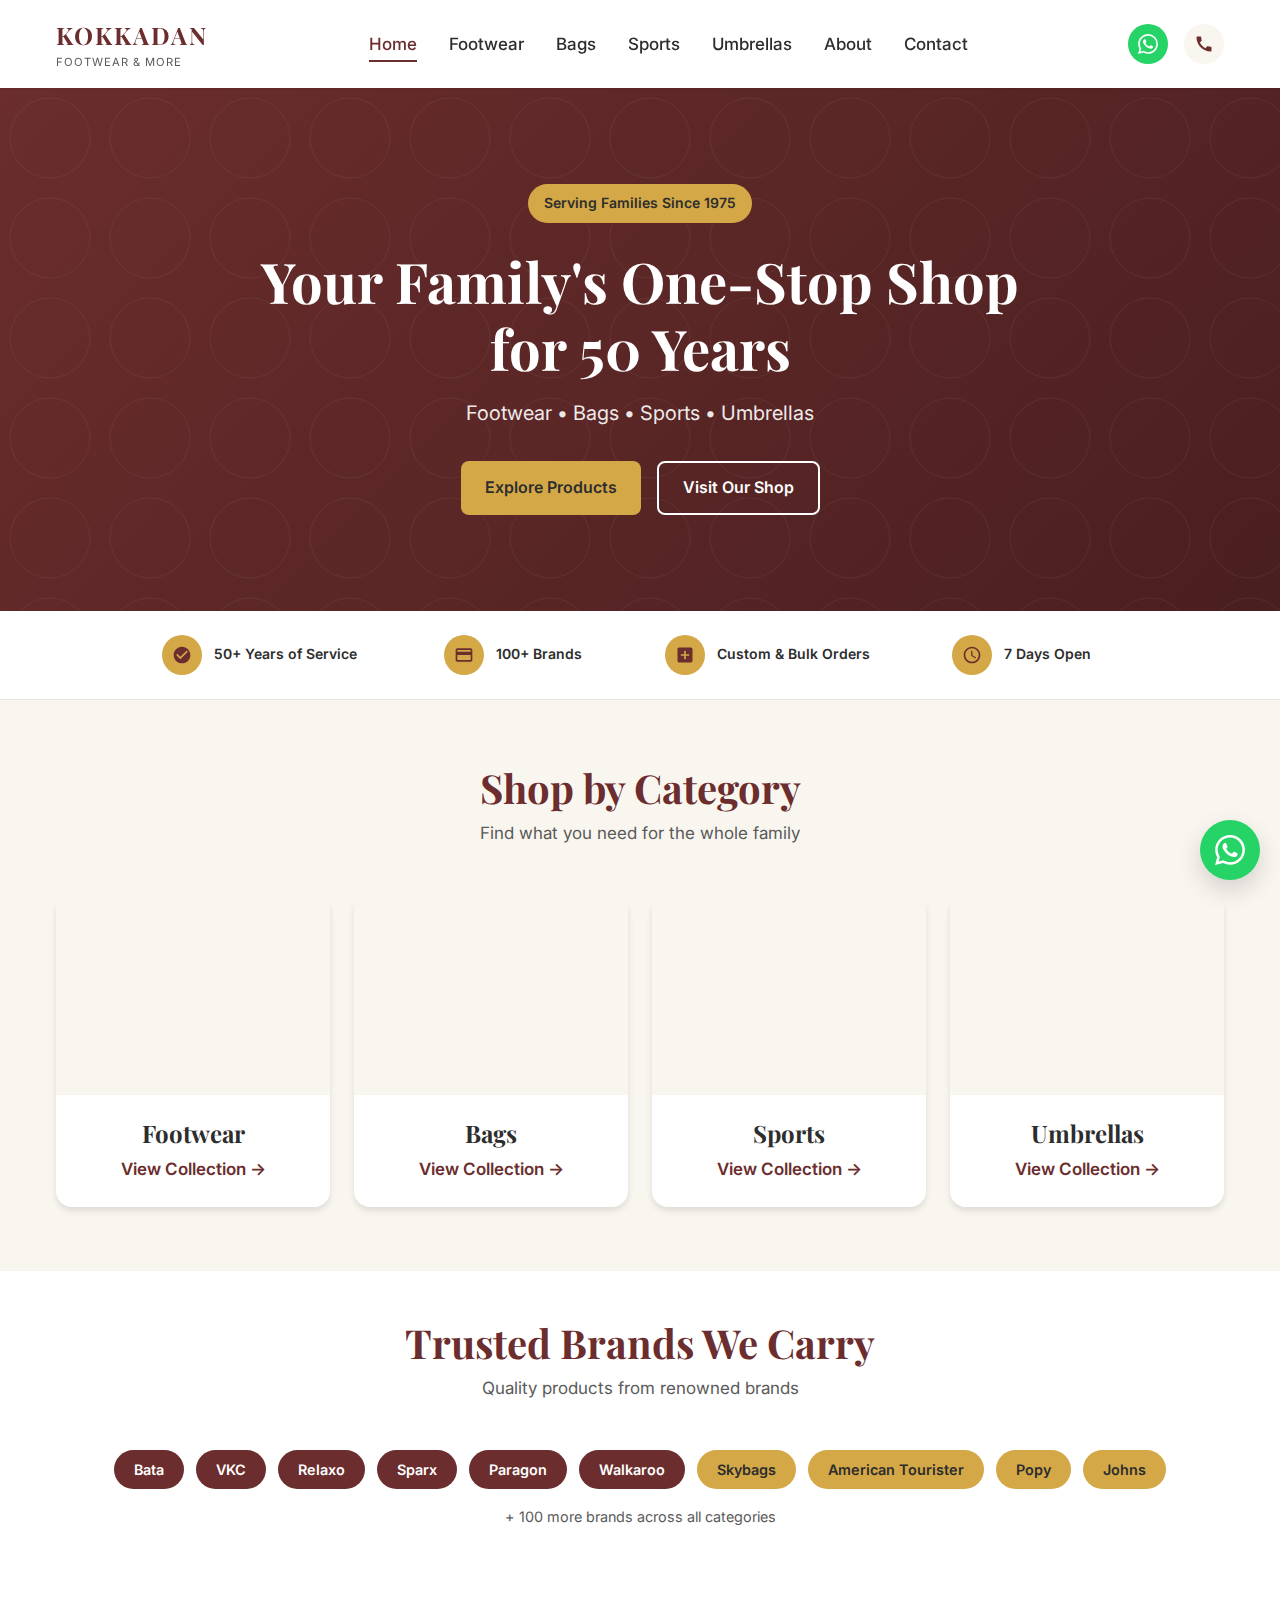
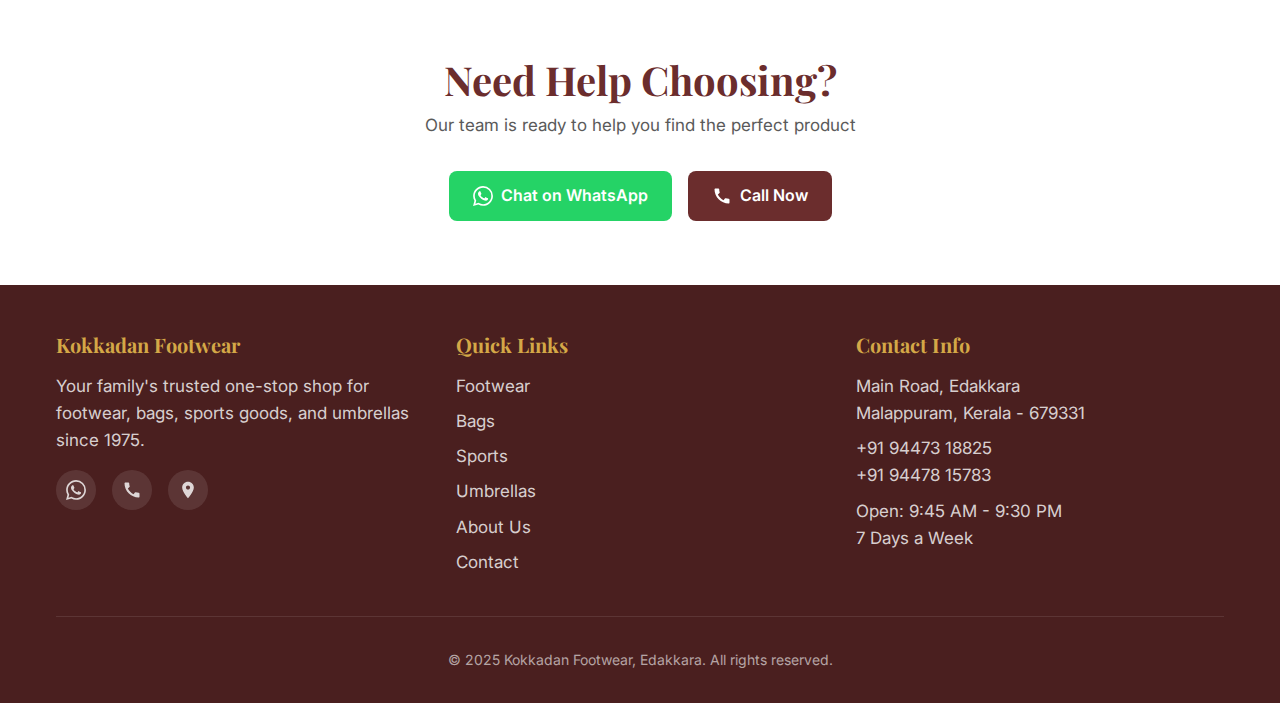
<file: index.html>
<!DOCTYPE html>
<html lang="en">
<head>
  <meta charset="UTF-8">
  <meta name="viewport" content="width=device-width, initial-scale=1.0">
  <meta name="description" content="Kokkadan Footwear - Your family's one-stop shop for footwear, bags, sports goods & umbrellas in Edakkara, Malappuram. Serving families since 1975.">
  <meta name="keywords" content="footwear shop, shoes, bags, sports goods, umbrellas, Edakkara, Malappuram, Kerala">
  <title>Kokkadan Footwear | Footwear, Bags & Sports - Edakkara</title>

  <!-- Google Fonts -->
  <link rel="preconnect" href="https://fonts.googleapis.com">
  <link rel="preconnect" href="https://fonts.gstatic.com" crossorigin>
  <link href="https://fonts.googleapis.com/css2?family=Inter:wght@400;500;600;700&family=Playfair+Display:wght@600;700&display=swap" rel="stylesheet">

  <!-- Stylesheet -->
  <link rel="stylesheet" href="css/styles.css">
</head>
<body>
  <!-- Header -->
  <header class="header">
    <div class="header-container">
      <a href="index.html" class="logo">
        <span class="logo-text">KOKKADAN</span>
        <span class="logo-tagline">Footwear & More</span>
      </a>

      <nav class="nav">
        <ul class="nav-list">
          <li><a href="index.html" class="nav-link active">Home</a></li>
          <li><a href="footwear.html" class="nav-link">Footwear</a></li>
          <li><a href="bags.html" class="nav-link">Bags</a></li>
          <li><a href="sports.html" class="nav-link">Sports</a></li>
          <li><a href="umbrellas.html" class="nav-link">Umbrellas</a></li>
          <li><a href="about.html" class="nav-link">About</a></li>
          <li><a href="contact.html" class="nav-link">Contact</a></li>
        </ul>
      </nav>

      <div class="header-actions">
        <a href="https://wa.me/919447318825?text=Hi,%20I'm%20interested%20in%20products%20at%20Kokkadan%20Footwear." class="header-icon whatsapp" title="WhatsApp">
          <svg width="20" height="20" viewBox="0 0 24 24" fill="currentColor">
            <path d="M17.472 14.382c-.297-.149-1.758-.867-2.03-.967-.273-.099-.471-.148-.67.15-.197.297-.767.966-.94 1.164-.173.199-.347.223-.644.075-.297-.15-1.255-.463-2.39-1.475-.883-.788-1.48-1.761-1.653-2.059-.173-.297-.018-.458.13-.606.134-.133.298-.347.446-.52.149-.174.198-.298.298-.497.099-.198.05-.371-.025-.52-.075-.149-.669-1.612-.916-2.207-.242-.579-.487-.5-.669-.51-.173-.008-.371-.01-.57-.01-.198 0-.52.074-.792.372-.272.297-1.04 1.016-1.04 2.479 0 1.462 1.065 2.875 1.213 3.074.149.198 2.096 3.2 5.077 4.487.709.306 1.262.489 1.694.625.712.227 1.36.195 1.871.118.571-.085 1.758-.719 2.006-1.413.248-.694.248-1.289.173-1.413-.074-.124-.272-.198-.57-.347m-5.421 7.403h-.004a9.87 9.87 0 01-5.031-1.378l-.361-.214-3.741.982.998-3.648-.235-.374a9.86 9.86 0 01-1.51-5.26c.001-5.45 4.436-9.884 9.888-9.884 2.64 0 5.122 1.03 6.988 2.898a9.825 9.825 0 012.893 6.994c-.003 5.45-4.437 9.884-9.885 9.884m8.413-18.297A11.815 11.815 0 0012.05 0C5.495 0 .16 5.335.157 11.892c0 2.096.547 4.142 1.588 5.945L.057 24l6.305-1.654a11.882 11.882 0 005.683 1.448h.005c6.554 0 11.89-5.335 11.893-11.893a11.821 11.821 0 00-3.48-8.413z"/>
          </svg>
        </a>
        <a href="tel:+919447318825" class="header-icon" title="Call Us">
          <svg width="20" height="20" viewBox="0 0 24 24" fill="currentColor">
            <path d="M20.01 15.38c-1.23 0-2.42-.2-3.53-.56a.977.977 0 00-1.01.24l-1.57 1.97c-2.83-1.35-5.48-3.9-6.89-6.83l1.95-1.66c.27-.28.35-.67.24-1.02-.37-1.11-.56-2.3-.56-3.53 0-.54-.45-.99-.99-.99H4.19C3.65 3 3 3.24 3 3.99 3 13.28 10.73 21 20.01 21c.71 0 .99-.63.99-1.18v-3.45c0-.54-.45-.99-.99-.99z"/>
          </svg>
        </a>
        <button class="menu-toggle" id="menuToggle" aria-label="Toggle menu">
          <span></span>
          <span></span>
          <span></span>
        </button>
      </div>
    </div>

    <!-- Mobile Navigation -->
    <nav class="mobile-nav" id="mobileNav">
      <ul class="mobile-nav-list">
        <li><a href="index.html" class="mobile-nav-link">Home</a></li>
        <li><a href="footwear.html" class="mobile-nav-link">Footwear</a></li>
        <li><a href="bags.html" class="mobile-nav-link">Bags</a></li>
        <li><a href="sports.html" class="mobile-nav-link">Sports</a></li>
        <li><a href="umbrellas.html" class="mobile-nav-link">Umbrellas</a></li>
        <li><a href="about.html" class="mobile-nav-link">About</a></li>
        <li><a href="contact.html" class="mobile-nav-link">Contact</a></li>
      </ul>
    </nav>
  </header>

  <!-- Hero Section -->
  <section class="hero">
    <div class="hero-content">
      <span class="hero-badge">Serving Families Since 1975</span>
      <h1>Your Family's One-Stop Shop for 50 Years</h1>
      <p class="hero-subtitle">Footwear &bull; Bags &bull; Sports &bull; Umbrellas</p>
      <div class="hero-buttons">
        <a href="#categories" class="btn btn-secondary">Explore Products</a>
        <a href="https://maps.app.goo.gl/PQjQ9SmFEATnNDn39" target="_blank" class="btn btn-outline" style="border-color: white; color: white;">Visit Our Shop</a>
      </div>
    </div>
  </section>

  <!-- Trust Bar -->
  <section class="trust-bar">
    <div class="trust-items">
      <div class="trust-item">
        <div class="trust-icon">
          <svg width="20" height="20" viewBox="0 0 24 24" fill="currentColor">
            <path d="M12 2C6.48 2 2 6.48 2 12s4.48 10 10 10 10-4.48 10-10S17.52 2 12 2zm-2 15l-5-5 1.41-1.41L10 14.17l7.59-7.59L19 8l-9 9z"/>
          </svg>
        </div>
        <span class="trust-text">50+ Years of Service</span>
      </div>
      <div class="trust-item">
        <div class="trust-icon">
          <svg width="20" height="20" viewBox="0 0 24 24" fill="currentColor">
            <path d="M20 4H4c-1.11 0-1.99.89-1.99 2L2 18c0 1.11.89 2 2 2h16c1.11 0 2-.89 2-2V6c0-1.11-.89-2-2-2zm0 14H4v-6h16v6zm0-10H4V6h16v2z"/>
          </svg>
        </div>
        <span class="trust-text">100+ Brands</span>
      </div>
      <div class="trust-item">
        <div class="trust-icon">
          <svg width="20" height="20" viewBox="0 0 24 24" fill="currentColor">
            <path d="M19 3H5c-1.11 0-2 .9-2 2v14c0 1.1.89 2 2 2h14c1.1 0 2-.9 2-2V5c0-1.1-.9-2-2-2zm-2 10h-4v4h-2v-4H7v-2h4V7h2v4h4v2z"/>
          </svg>
        </div>
        <span class="trust-text">Custom & Bulk Orders</span>
      </div>
      <div class="trust-item">
        <div class="trust-icon">
          <svg width="20" height="20" viewBox="0 0 24 24" fill="currentColor">
            <path d="M11.99 2C6.47 2 2 6.48 2 12s4.47 10 9.99 10C17.52 22 22 17.52 22 12S17.52 2 11.99 2zM12 20c-4.42 0-8-3.58-8-8s3.58-8 8-8 8 3.58 8 8-3.58 8-8 8zm.5-13H11v6l5.25 3.15.75-1.23-4.5-2.67z"/>
          </svg>
        </div>
        <span class="trust-text">7 Days Open</span>
      </div>
    </div>
  </section>

  <!-- Categories Section -->
  <section class="section" id="categories">
    <div class="container">
      <div class="section-header">
        <h2 class="section-title">Shop by Category</h2>
        <p class="section-subtitle">Find what you need for the whole family</p>
      </div>

      <div class="categories-grid">
        <a href="footwear.html" class="category-card">
          <div class="category-image" style="background-image: url('https://images.unsplash.com/photo-1542291026-7eec264c27ff?w=400&h=300&fit=crop');"></div>
          <div class="category-content">
            <h3 class="category-title">Footwear</h3>
            <span class="category-link">View Collection &rarr;</span>
          </div>
        </a>

        <a href="bags.html" class="category-card">
          <div class="category-image" style="background-image: url('https://images.unsplash.com/photo-1553062407-98eeb64c6a62?w=400&h=300&fit=crop');"></div>
          <div class="category-content">
            <h3 class="category-title">Bags</h3>
            <span class="category-link">View Collection &rarr;</span>
          </div>
        </a>

        <a href="sports.html" class="category-card">
          <div class="category-image" style="background-image: url('https://images.unsplash.com/photo-1579952363873-27f3bade9f55?w=400&h=300&fit=crop');"></div>
          <div class="category-content">
            <h3 class="category-title">Sports</h3>
            <span class="category-link">View Collection &rarr;</span>
          </div>
        </a>

        <a href="umbrellas.html" class="category-card">
          <div class="category-image" style="background-image: url('https://images.unsplash.com/photo-1534309466160-70b22cc6252c?w=400&h=300&fit=crop');"></div>
          <div class="category-content">
            <h3 class="category-title">Umbrellas</h3>
            <span class="category-link">View Collection &rarr;</span>
          </div>
        </a>
      </div>
    </div>
  </section>

  <!-- Brands Section -->
  <section class="brands-section">
    <div class="container">
      <div class="section-header">
        <h2 class="section-title">Trusted Brands We Carry</h2>
        <p class="section-subtitle">Quality products from renowned brands</p>
      </div>

      <div style="display: flex; flex-wrap: wrap; justify-content: center; gap: 0.75rem; margin: 1rem 0;">
        <span style="background: var(--color-primary); color: white; padding: 0.5rem 1.25rem; border-radius: 50px; font-weight: 600; font-size: 0.9rem;">Bata</span>
        <span style="background: var(--color-primary); color: white; padding: 0.5rem 1.25rem; border-radius: 50px; font-weight: 600; font-size: 0.9rem;">VKC</span>
        <span style="background: var(--color-primary); color: white; padding: 0.5rem 1.25rem; border-radius: 50px; font-weight: 600; font-size: 0.9rem;">Relaxo</span>
        <span style="background: var(--color-primary); color: white; padding: 0.5rem 1.25rem; border-radius: 50px; font-weight: 600; font-size: 0.9rem;">Sparx</span>
        <span style="background: var(--color-primary); color: white; padding: 0.5rem 1.25rem; border-radius: 50px; font-weight: 600; font-size: 0.9rem;">Paragon</span>
        <span style="background: var(--color-primary); color: white; padding: 0.5rem 1.25rem; border-radius: 50px; font-weight: 600; font-size: 0.9rem;">Walkaroo</span>
        <span style="background: var(--color-secondary); color: var(--color-text); padding: 0.5rem 1.25rem; border-radius: 50px; font-weight: 600; font-size: 0.9rem;">Skybags</span>
        <span style="background: var(--color-secondary); color: var(--color-text); padding: 0.5rem 1.25rem; border-radius: 50px; font-weight: 600; font-size: 0.9rem;">American Tourister</span>
        <span style="background: var(--color-secondary); color: var(--color-text); padding: 0.5rem 1.25rem; border-radius: 50px; font-weight: 600; font-size: 0.9rem;">Popy</span>
        <span style="background: var(--color-secondary); color: var(--color-text); padding: 0.5rem 1.25rem; border-radius: 50px; font-weight: 600; font-size: 0.9rem;">Johns</span>
      </div>
      <p class="text-center" style="color: var(--color-text-light); font-size: 0.9rem;">+ 100 more brands across all categories</p>
    </div>
  </section>

  <!-- CTA Section -->
  <section class="section bg-white">
    <div class="container text-center">
      <h2 class="section-title">Need Help Choosing?</h2>
      <p class="section-subtitle mb-2">Our team is ready to help you find the perfect product</p>
      <div class="hero-buttons" style="justify-content: center;">
        <a href="https://wa.me/919447318825?text=Hi,%20I%20need%20help%20choosing%20products%20at%20Kokkadan%20Footwear." class="btn btn-whatsapp">
          <svg width="20" height="20" viewBox="0 0 24 24" fill="currentColor">
            <path d="M17.472 14.382c-.297-.149-1.758-.867-2.03-.967-.273-.099-.471-.148-.67.15-.197.297-.767.966-.94 1.164-.173.199-.347.223-.644.075-.297-.15-1.255-.463-2.39-1.475-.883-.788-1.48-1.761-1.653-2.059-.173-.297-.018-.458.13-.606.134-.133.298-.347.446-.52.149-.174.198-.298.298-.497.099-.198.05-.371-.025-.52-.075-.149-.669-1.612-.916-2.207-.242-.579-.487-.5-.669-.51-.173-.008-.371-.01-.57-.01-.198 0-.52.074-.792.372-.272.297-1.04 1.016-1.04 2.479 0 1.462 1.065 2.875 1.213 3.074.149.198 2.096 3.2 5.077 4.487.709.306 1.262.489 1.694.625.712.227 1.36.195 1.871.118.571-.085 1.758-.719 2.006-1.413.248-.694.248-1.289.173-1.413-.074-.124-.272-.198-.57-.347m-5.421 7.403h-.004a9.87 9.87 0 01-5.031-1.378l-.361-.214-3.741.982.998-3.648-.235-.374a9.86 9.86 0 01-1.51-5.26c.001-5.45 4.436-9.884 9.888-9.884 2.64 0 5.122 1.03 6.988 2.898a9.825 9.825 0 012.893 6.994c-.003 5.45-4.437 9.884-9.885 9.884m8.413-18.297A11.815 11.815 0 0012.05 0C5.495 0 .16 5.335.157 11.892c0 2.096.547 4.142 1.588 5.945L.057 24l6.305-1.654a11.882 11.882 0 005.683 1.448h.005c6.554 0 11.89-5.335 11.893-11.893a11.821 11.821 0 00-3.48-8.413z"/>
          </svg>
          Chat on WhatsApp
        </a>
        <a href="tel:+919447318825" class="btn btn-primary">
          <svg width="20" height="20" viewBox="0 0 24 24" fill="currentColor">
            <path d="M20.01 15.38c-1.23 0-2.42-.2-3.53-.56a.977.977 0 00-1.01.24l-1.57 1.97c-2.83-1.35-5.48-3.9-6.89-6.83l1.95-1.66c.27-.28.35-.67.24-1.02-.37-1.11-.56-2.3-.56-3.53 0-.54-.45-.99-.99-.99H4.19C3.65 3 3 3.24 3 3.99 3 13.28 10.73 21 20.01 21c.71 0 .99-.63.99-1.18v-3.45c0-.54-.45-.99-.99-.99z"/>
          </svg>
          Call Now
        </a>
      </div>
    </div>
  </section>

  <!-- Footer -->
  <footer class="footer">
    <div class="container">
      <div class="footer-content">
        <div class="footer-section">
          <h4>Kokkadan Footwear</h4>
          <p>Your family's trusted one-stop shop for footwear, bags, sports goods, and umbrellas since 1975.</p>
          <div class="footer-social">
            <a href="https://wa.me/919447318825" title="WhatsApp">
              <svg width="20" height="20" viewBox="0 0 24 24" fill="currentColor">
                <path d="M17.472 14.382c-.297-.149-1.758-.867-2.03-.967-.273-.099-.471-.148-.67.15-.197.297-.767.966-.94 1.164-.173.199-.347.223-.644.075-.297-.15-1.255-.463-2.39-1.475-.883-.788-1.48-1.761-1.653-2.059-.173-.297-.018-.458.13-.606.134-.133.298-.347.446-.52.149-.174.198-.298.298-.497.099-.198.05-.371-.025-.52-.075-.149-.669-1.612-.916-2.207-.242-.579-.487-.5-.669-.51-.173-.008-.371-.01-.57-.01-.198 0-.52.074-.792.372-.272.297-1.04 1.016-1.04 2.479 0 1.462 1.065 2.875 1.213 3.074.149.198 2.096 3.2 5.077 4.487.709.306 1.262.489 1.694.625.712.227 1.36.195 1.871.118.571-.085 1.758-.719 2.006-1.413.248-.694.248-1.289.173-1.413-.074-.124-.272-.198-.57-.347m-5.421 7.403h-.004a9.87 9.87 0 01-5.031-1.378l-.361-.214-3.741.982.998-3.648-.235-.374a9.86 9.86 0 01-1.51-5.26c.001-5.45 4.436-9.884 9.888-9.884 2.64 0 5.122 1.03 6.988 2.898a9.825 9.825 0 012.893 6.994c-.003 5.45-4.437 9.884-9.885 9.884m8.413-18.297A11.815 11.815 0 0012.05 0C5.495 0 .16 5.335.157 11.892c0 2.096.547 4.142 1.588 5.945L.057 24l6.305-1.654a11.882 11.882 0 005.683 1.448h.005c6.554 0 11.89-5.335 11.893-11.893a11.821 11.821 0 00-3.48-8.413z"/>
              </svg>
            </a>
            <a href="tel:+919447318825" title="Phone">
              <svg width="20" height="20" viewBox="0 0 24 24" fill="currentColor">
                <path d="M20.01 15.38c-1.23 0-2.42-.2-3.53-.56a.977.977 0 00-1.01.24l-1.57 1.97c-2.83-1.35-5.48-3.9-6.89-6.83l1.95-1.66c.27-.28.35-.67.24-1.02-.37-1.11-.56-2.3-.56-3.53 0-.54-.45-.99-.99-.99H4.19C3.65 3 3 3.24 3 3.99 3 13.28 10.73 21 20.01 21c.71 0 .99-.63.99-1.18v-3.45c0-.54-.45-.99-.99-.99z"/>
              </svg>
            </a>
            <a href="https://maps.app.goo.gl/PQjQ9SmFEATnNDn39" title="Location">
              <svg width="20" height="20" viewBox="0 0 24 24" fill="currentColor">
                <path d="M12 2C8.13 2 5 5.13 5 9c0 5.25 7 13 7 13s7-7.75 7-13c0-3.87-3.13-7-7-7zm0 9.5c-1.38 0-2.5-1.12-2.5-2.5s1.12-2.5 2.5-2.5 2.5 1.12 2.5 2.5-1.12 2.5-2.5 2.5z"/>
              </svg>
            </a>
          </div>
        </div>

        <div class="footer-section">
          <h4>Quick Links</h4>
          <ul>
            <li><a href="footwear.html">Footwear</a></li>
            <li><a href="bags.html">Bags</a></li>
            <li><a href="sports.html">Sports</a></li>
            <li><a href="umbrellas.html">Umbrellas</a></li>
            <li><a href="about.html">About Us</a></li>
            <li><a href="contact.html">Contact</a></li>
          </ul>
        </div>

        <div class="footer-section">
          <h4>Contact Info</h4>
          <p>Main Road, Edakkara<br>Malappuram, Kerala - 679331</p>
          <p>
            <a href="tel:+919447318825">+91 94473 18825</a><br>
            <a href="tel:+919447815783">+91 94478 15783</a>
          </p>
          <p>Open: 9:45 AM - 9:30 PM<br>7 Days a Week</p>
        </div>
      </div>

      <div class="footer-bottom">
        <p>&copy; 2025 Kokkadan Footwear, Edakkara. All rights reserved.</p>
      </div>
    </div>
  </footer>

  <!-- WhatsApp Float Button -->
  <a href="https://wa.me/919447318825?text=Hi,%20I'm%20interested%20in%20products%20at%20Kokkadan%20Footwear." class="whatsapp-float" title="Chat on WhatsApp">
    <svg width="30" height="30" viewBox="0 0 24 24" fill="currentColor">
      <path d="M17.472 14.382c-.297-.149-1.758-.867-2.03-.967-.273-.099-.471-.148-.67.15-.197.297-.767.966-.94 1.164-.173.199-.347.223-.644.075-.297-.15-1.255-.463-2.39-1.475-.883-.788-1.48-1.761-1.653-2.059-.173-.297-.018-.458.13-.606.134-.133.298-.347.446-.52.149-.174.198-.298.298-.497.099-.198.05-.371-.025-.52-.075-.149-.669-1.612-.916-2.207-.242-.579-.487-.5-.669-.51-.173-.008-.371-.01-.57-.01-.198 0-.52.074-.792.372-.272.297-1.04 1.016-1.04 2.479 0 1.462 1.065 2.875 1.213 3.074.149.198 2.096 3.2 5.077 4.487.709.306 1.262.489 1.694.625.712.227 1.36.195 1.871.118.571-.085 1.758-.719 2.006-1.413.248-.694.248-1.289.173-1.413-.074-.124-.272-.198-.57-.347m-5.421 7.403h-.004a9.87 9.87 0 01-5.031-1.378l-.361-.214-3.741.982.998-3.648-.235-.374a9.86 9.86 0 01-1.51-5.26c.001-5.45 4.436-9.884 9.888-9.884 2.64 0 5.122 1.03 6.988 2.898a9.825 9.825 0 012.893 6.994c-.003 5.45-4.437 9.884-9.885 9.884m8.413-18.297A11.815 11.815 0 0012.05 0C5.495 0 .16 5.335.157 11.892c0 2.096.547 4.142 1.588 5.945L.057 24l6.305-1.654a11.882 11.882 0 005.683 1.448h.005c6.554 0 11.89-5.335 11.893-11.893a11.821 11.821 0 00-3.48-8.413z"/>
    </svg>
  </a>

  <!-- JavaScript -->
  <script src="js/main.js"></script>
</body>
</html>
</file>
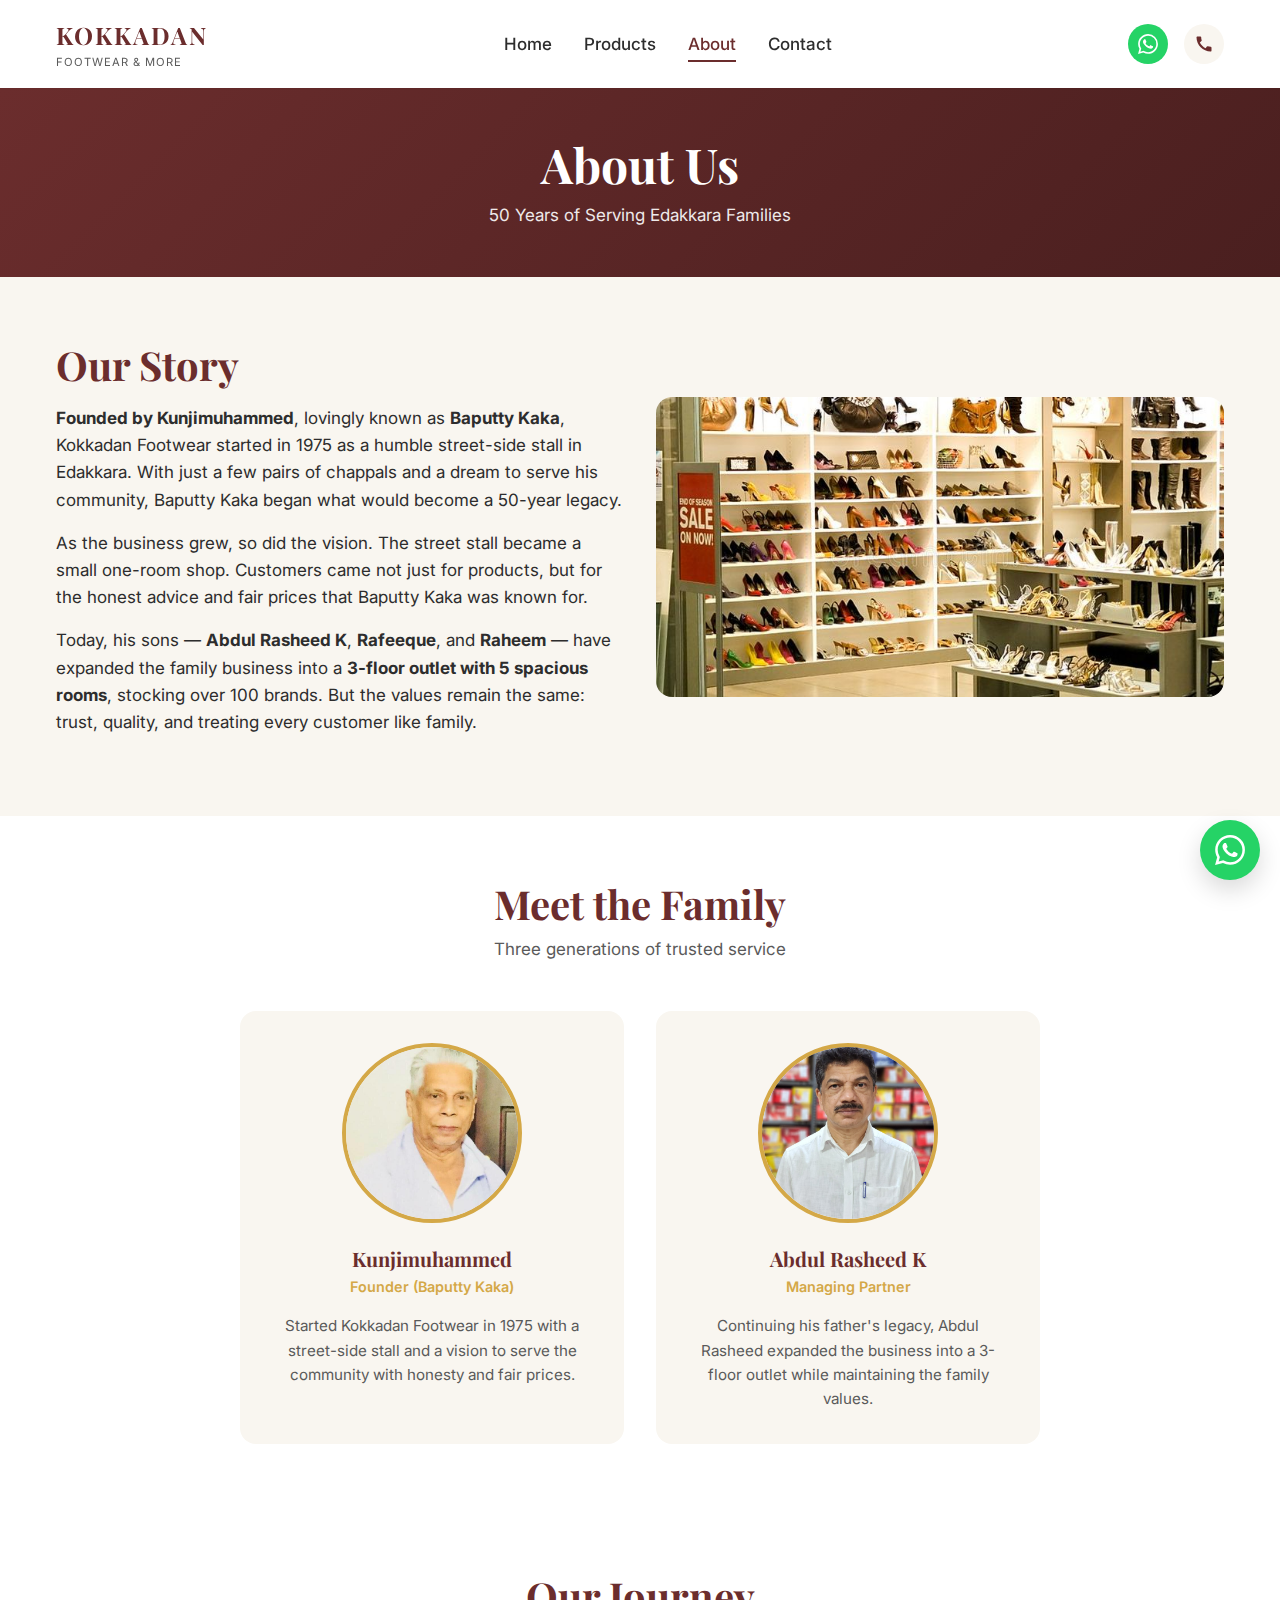
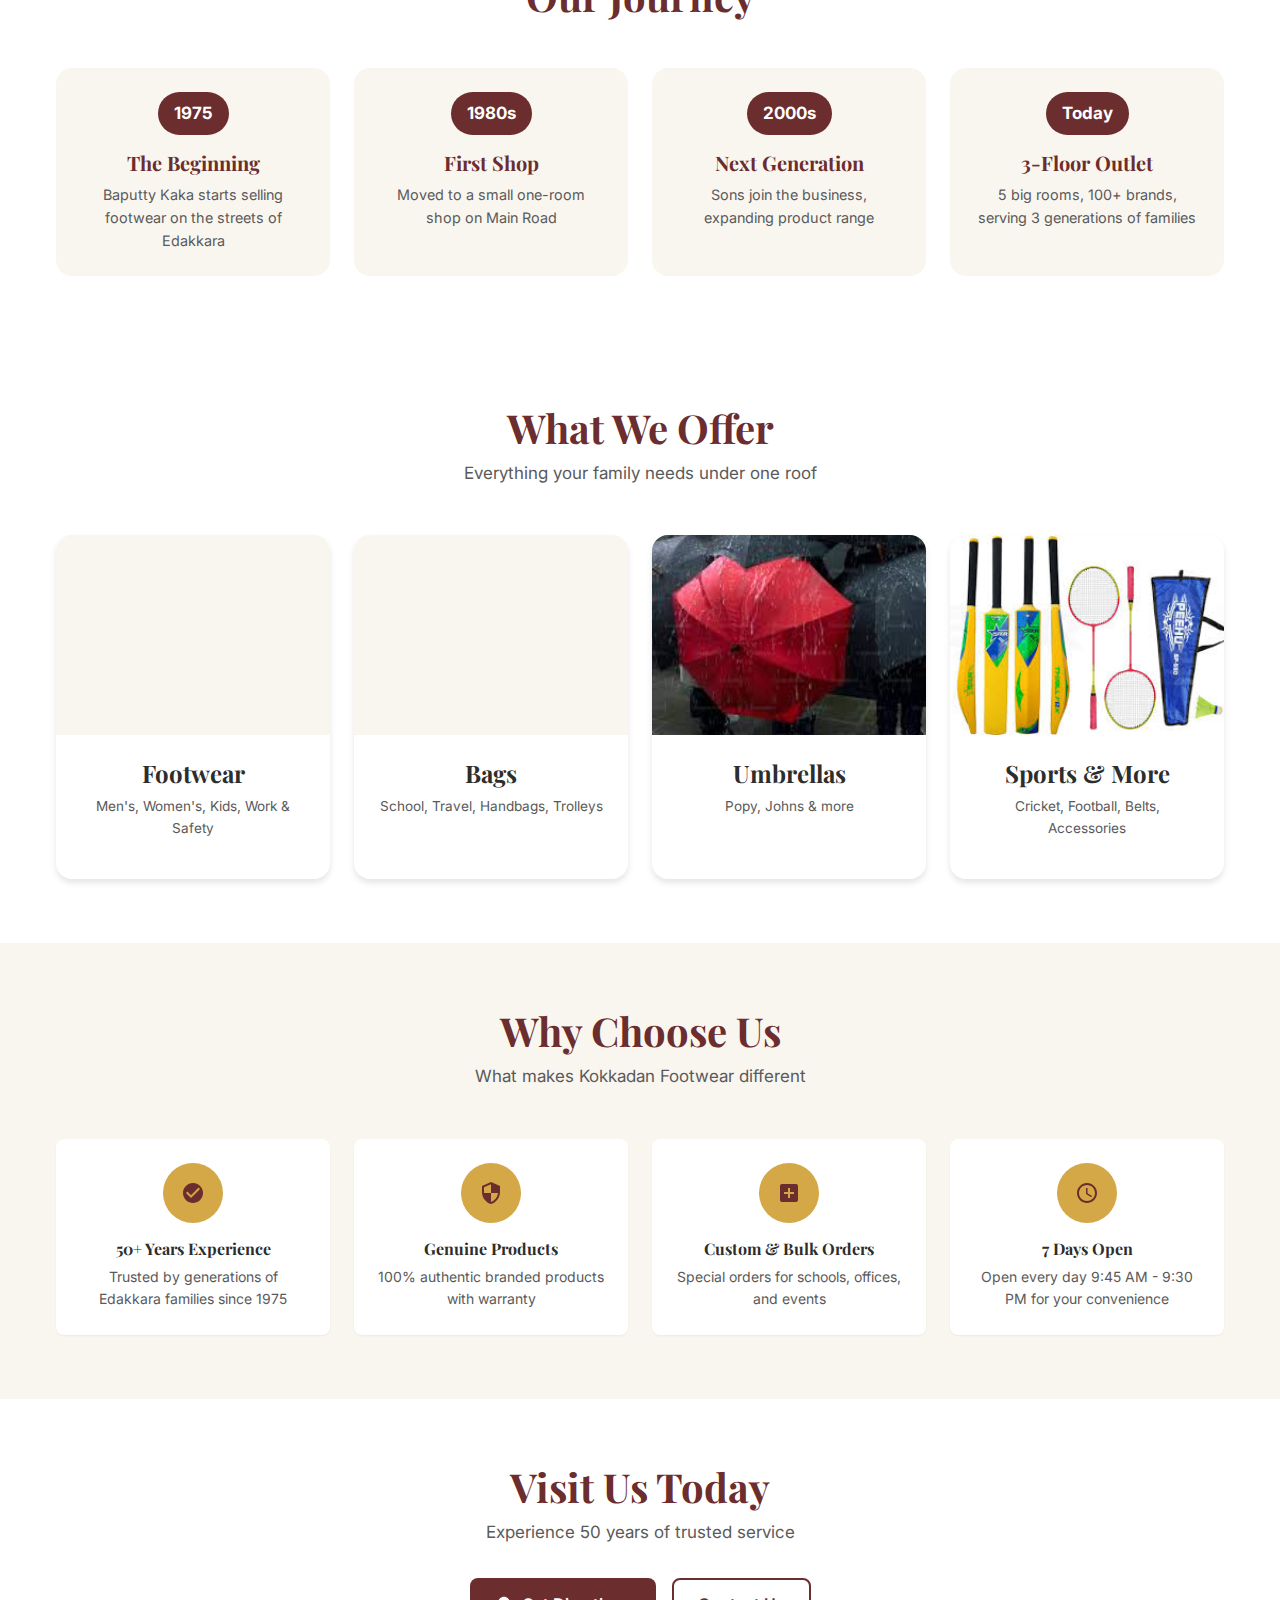
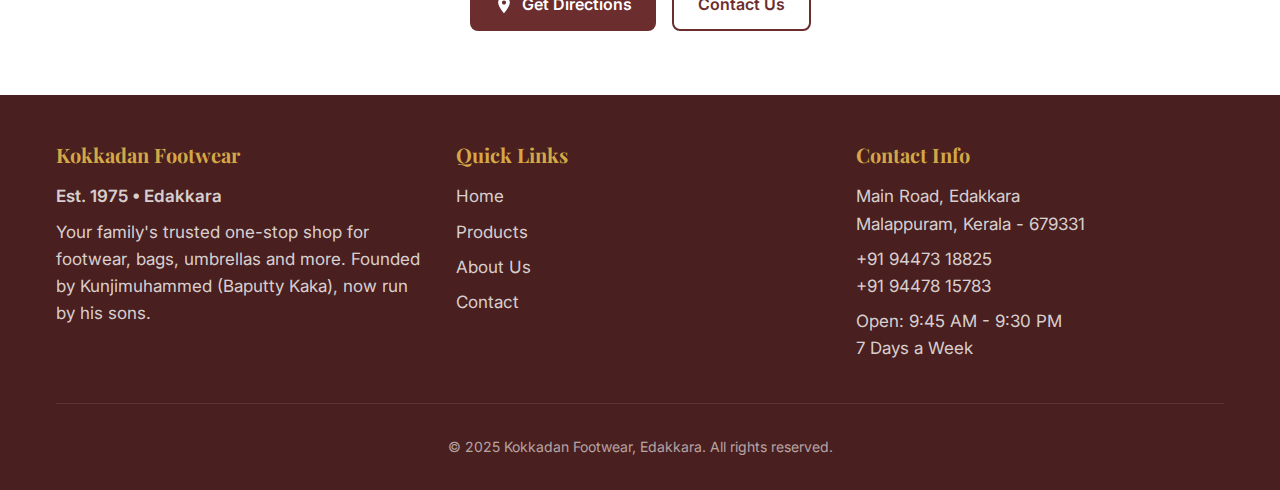
<file: about.html>
<!DOCTYPE html>
<html lang="en">
<head>
  <meta charset="UTF-8">
  <meta name="viewport" content="width=device-width, initial-scale=1.0">
  <meta name="description" content="About Kokkadan Footwear - Serving Edakkara families since 1975. 50+ years of trusted service in footwear, bags, sports goods & umbrellas.">
  <title>About Us | Kokkadan Footwear - Edakkara</title>
  <link rel="preconnect" href="https://fonts.googleapis.com">
  <link rel="preconnect" href="https://fonts.gstatic.com" crossorigin>
  <link href="https://fonts.googleapis.com/css2?family=Inter:wght@400;500;600;700&family=Playfair+Display:wght@600;700&display=swap" rel="stylesheet">
  <link rel="stylesheet" href="css/styles.css">
</head>
<body>
  <!-- Header -->
  <header class="header">
    <div class="header-container">
      <a href="index.html" class="logo">
        <span class="logo-text">KOKKADAN</span>
        <span class="logo-tagline">Footwear & More</span>
      </a>
      <nav class="nav">
        <ul class="nav-list">
          <li><a href="index.html" class="nav-link">Home</a></li>
          <li><a href="products.html" class="nav-link">Products</a></li>
          <li><a href="about.html" class="nav-link active">About</a></li>
          <li><a href="contact.html" class="nav-link">Contact</a></li>
        </ul>
      </nav>
      <div class="header-actions">
        <a href="https://wa.me/919447318825?text=Hi,%20I%20have%20a%20question%20about%20Kokkadan%20Footwear." class="header-icon whatsapp" title="WhatsApp">
          <svg width="20" height="20" viewBox="0 0 24 24" fill="currentColor"><path d="M17.472 14.382c-.297-.149-1.758-.867-2.03-.967-.273-.099-.471-.148-.67.15-.197.297-.767.966-.94 1.164-.173.199-.347.223-.644.075-.297-.15-1.255-.463-2.39-1.475-.883-.788-1.48-1.761-1.653-2.059-.173-.297-.018-.458.13-.606.134-.133.298-.347.446-.52.149-.174.198-.298.298-.497.099-.198.05-.371-.025-.52-.075-.149-.669-1.612-.916-2.207-.242-.579-.487-.5-.669-.51-.173-.008-.371-.01-.57-.01-.198 0-.52.074-.792.372-.272.297-1.04 1.016-1.04 2.479 0 1.462 1.065 2.875 1.213 3.074.149.198 2.096 3.2 5.077 4.487.709.306 1.262.489 1.694.625.712.227 1.36.195 1.871.118.571-.085 1.758-.719 2.006-1.413.248-.694.248-1.289.173-1.413-.074-.124-.272-.198-.57-.347m-5.421 7.403h-.004a9.87 9.87 0 01-5.031-1.378l-.361-.214-3.741.982.998-3.648-.235-.374a9.86 9.86 0 01-1.51-5.26c.001-5.45 4.436-9.884 9.888-9.884 2.64 0 5.122 1.03 6.988 2.898a9.825 9.825 0 012.893 6.994c-.003 5.45-4.437 9.884-9.885 9.884m8.413-18.297A11.815 11.815 0 0012.05 0C5.495 0 .16 5.335.157 11.892c0 2.096.547 4.142 1.588 5.945L.057 24l6.305-1.654a11.882 11.882 0 005.683 1.448h.005c6.554 0 11.89-5.335 11.893-11.893a11.821 11.821 0 00-3.48-8.413z"/></svg>
        </a>
        <a href="tel:+919447318825" class="header-icon" title="Call Us">
          <svg width="20" height="20" viewBox="0 0 24 24" fill="currentColor"><path d="M20.01 15.38c-1.23 0-2.42-.2-3.53-.56a.977.977 0 00-1.01.24l-1.57 1.97c-2.83-1.35-5.48-3.9-6.89-6.83l1.95-1.66c.27-.28.35-.67.24-1.02-.37-1.11-.56-2.3-.56-3.53 0-.54-.45-.99-.99-.99H4.19C3.65 3 3 3.24 3 3.99 3 13.28 10.73 21 20.01 21c.71 0 .99-.63.99-1.18v-3.45c0-.54-.45-.99-.99-.99z"/></svg>
        </a>
        <button class="menu-toggle" id="menuToggle" aria-label="Toggle menu">
          <span></span><span></span><span></span>
        </button>
      </div>
    </div>
    <nav class="mobile-nav" id="mobileNav">
      <ul class="mobile-nav-list">
        <li><a href="index.html" class="mobile-nav-link">Home</a></li>
        <li><a href="products.html" class="mobile-nav-link">Products</a></li>
        <li><a href="about.html" class="mobile-nav-link">About</a></li>
        <li><a href="contact.html" class="mobile-nav-link">Contact</a></li>
      </ul>
    </nav>
  </header>

  <!-- Page Header -->
  <section class="page-header">
    <h1>About Us</h1>
    <p>50 Years of Serving Edakkara Families</p>
  </section>

  <!-- About Content -->
  <section class="section">
    <div class="container">
      <div class="about-content">
        <div class="about-text">
          <h2>Our Story</h2>
          <p><strong>Founded by Kunjimuhammed</strong>, lovingly known as <strong>Baputty Kaka</strong>, Kokkadan Footwear started in 1975 as a humble street-side stall in Edakkara. With just a few pairs of chappals and a dream to serve his community, Baputty Kaka began what would become a 50-year legacy.</p>
          <p>As the business grew, so did the vision. The street stall became a small one-room shop. Customers came not just for products, but for the honest advice and fair prices that Baputty Kaka was known for.</p>
          <p>Today, his sons — <strong>Abdul Rasheed K</strong>, <strong>Rafeeque</strong>, and <strong>Raheem</strong> — have expanded the family business into a <strong>3-floor outlet with 5 spacious rooms</strong>, stocking over 100 brands. But the values remain the same: trust, quality, and treating every customer like family.</p>
        </div>
        <div class="about-image" style="background-image: url('brands_products/owners/shop.png');"></div>
      </div>
    </div>
  </section>

  <!-- Meet the Family -->
  <section class="section bg-white">
    <div class="container">
      <div class="section-header">
        <h2 class="section-title">Meet the Family</h2>
        <p class="section-subtitle">Three generations of trusted service</p>
      </div>
      <div class="owner-profiles">
        <div class="owner-card">
          <div class="owner-image">
            <img src="brands_products/owners/kunjimuhammed.png" alt="Kunjimuhammed - Founder">
          </div>
          <h4>Kunjimuhammed</h4>
          <p class="owner-title">Founder (Baputty Kaka)</p>
          <p>Started Kokkadan Footwear in 1975 with a street-side stall and a vision to serve the community with honesty and fair prices.</p>
        </div>
        <div class="owner-card">
          <div class="owner-image">
            <img src="brands_products/owners/abdul rasheed.png" alt="Abdul Rasheed K">
          </div>
          <h4>Abdul Rasheed K</h4>
          <p class="owner-title">Managing Partner</p>
          <p>Continuing his father's legacy, Abdul Rasheed expanded the business into a 3-floor outlet while maintaining the family values.</p>
        </div>
      </div>
    </div>
  </section>

  <!-- Timeline -->
  <section class="section bg-white">
    <div class="container">
      <div class="section-header">
        <h2 class="section-title">Our Journey</h2>
      </div>
      <div class="timeline">
        <div class="timeline-item">
          <div class="timeline-year">1975</div>
          <div class="timeline-content">
            <h4>The Beginning</h4>
            <p>Baputty Kaka starts selling footwear on the streets of Edakkara</p>
          </div>
        </div>
        <div class="timeline-item">
          <div class="timeline-year">1980s</div>
          <div class="timeline-content">
            <h4>First Shop</h4>
            <p>Moved to a small one-room shop on Main Road</p>
          </div>
        </div>
        <div class="timeline-item">
          <div class="timeline-year">2000s</div>
          <div class="timeline-content">
            <h4>Next Generation</h4>
            <p>Sons join the business, expanding product range</p>
          </div>
        </div>
        <div class="timeline-item">
          <div class="timeline-year">Today</div>
          <div class="timeline-content">
            <h4>3-Floor Outlet</h4>
            <p>5 big rooms, 100+ brands, serving 3 generations of families</p>
          </div>
        </div>
      </div>
    </div>
  </section>

  <!-- What We Offer -->
  <section class="section bg-white">
    <div class="container">
      <div class="section-header">
        <h2 class="section-title">What We Offer</h2>
        <p class="section-subtitle">Everything your family needs under one roof</p>
      </div>

      <div class="categories-grid">
        <div class="category-card">
          <div class="category-image" style="background-image: url('https://images.unsplash.com/photo-1542291026-7eec264c27ff?w=400&h=300&fit=crop');"></div>
          <div class="category-content">
            <h3 class="category-title">Footwear</h3>
            <p class="category-desc">Men's, Women's, Kids, Work & Safety</p>
          </div>
        </div>

        <div class="category-card">
          <div class="category-image" style="background-image: url('https://images.unsplash.com/photo-1553062407-98eeb64c6a62?w=400&h=300&fit=crop');"></div>
          <div class="category-content">
            <h3 class="category-title">Bags</h3>
            <p class="category-desc">School, Travel, Handbags, Trolleys</p>
          </div>
        </div>

        <div class="category-card">
          <div class="category-image" style="background-image: url('brands_products/umberalla.png');"></div>
          <div class="category-content">
            <h3 class="category-title">Umbrellas</h3>
            <p class="category-desc">Popy, Johns & more</p>
          </div>
        </div>

        <div class="category-card">
          <div class="category-image" style="background-image: url('brands_products/sports.png');"></div>
          <div class="category-content">
            <h3 class="category-title">Sports & More</h3>
            <p class="category-desc">Cricket, Football, Belts, Accessories</p>
          </div>
        </div>
      </div>
    </div>
  </section>

  <!-- Why Choose Us -->
  <section class="section">
    <div class="container">
      <div class="section-header">
        <h2 class="section-title">Why Choose Us</h2>
        <p class="section-subtitle">What makes Kokkadan Footwear different</p>
      </div>

      <div class="features-grid">
        <div class="feature-item">
          <div class="feature-icon">
            <svg width="24" height="24" viewBox="0 0 24 24" fill="currentColor"><path d="M12 2C6.48 2 2 6.48 2 12s4.48 10 10 10 10-4.48 10-10S17.52 2 12 2zm-2 15l-5-5 1.41-1.41L10 14.17l7.59-7.59L19 8l-9 9z"/></svg>
          </div>
          <h4 class="feature-title">50+ Years Experience</h4>
          <p class="feature-text">Trusted by generations of Edakkara families since 1975</p>
        </div>

        <div class="feature-item">
          <div class="feature-icon">
            <svg width="24" height="24" viewBox="0 0 24 24" fill="currentColor"><path d="M12 1L3 5v6c0 5.55 3.84 10.74 9 12 5.16-1.26 9-6.45 9-12V5l-9-4zm0 10.99h7c-.53 4.12-3.28 7.79-7 8.94V12H5V6.3l7-3.11v8.8z"/></svg>
          </div>
          <h4 class="feature-title">Genuine Products</h4>
          <p class="feature-text">100% authentic branded products with warranty</p>
        </div>

        <div class="feature-item">
          <div class="feature-icon">
            <svg width="24" height="24" viewBox="0 0 24 24" fill="currentColor"><path d="M19 3H5c-1.11 0-2 .9-2 2v14c0 1.1.89 2 2 2h14c1.1 0 2-.9 2-2V5c0-1.1-.9-2-2-2zm-2 10h-4v4h-2v-4H7v-2h4V7h2v4h4v2z"/></svg>
          </div>
          <h4 class="feature-title">Custom & Bulk Orders</h4>
          <p class="feature-text">Special orders for schools, offices, and events</p>
        </div>

        <div class="feature-item">
          <div class="feature-icon">
            <svg width="24" height="24" viewBox="0 0 24 24" fill="currentColor"><path d="M11.99 2C6.47 2 2 6.48 2 12s4.47 10 9.99 10C17.52 22 22 17.52 22 12S17.52 2 11.99 2zM12 20c-4.42 0-8-3.58-8-8s3.58-8 8-8 8 3.58 8 8-3.58 8-8 8zm.5-13H11v6l5.25 3.15.75-1.23-4.5-2.67z"/></svg>
          </div>
          <h4 class="feature-title">7 Days Open</h4>
          <p class="feature-text">Open every day 9:45 AM - 9:30 PM for your convenience</p>
        </div>
      </div>
    </div>
  </section>

  <!-- CTA -->
  <section class="section bg-white">
    <div class="container text-center">
      <h2 class="section-title">Visit Us Today</h2>
      <p class="section-subtitle mb-2">Experience 50 years of trusted service</p>
      <div class="hero-buttons" style="justify-content: center;">
        <a href="https://maps.app.goo.gl/PQjQ9SmFEATnNDn39" target="_blank" class="btn btn-primary">
          <svg width="20" height="20" viewBox="0 0 24 24" fill="currentColor"><path d="M12 2C8.13 2 5 5.13 5 9c0 5.25 7 13 7 13s7-7.75 7-13c0-3.87-3.13-7-7-7zm0 9.5c-1.38 0-2.5-1.12-2.5-2.5s1.12-2.5 2.5-2.5 2.5 1.12 2.5 2.5-1.12 2.5-2.5 2.5z"/></svg>
          Get Directions
        </a>
        <a href="contact.html" class="btn btn-outline">Contact Us</a>
      </div>
    </div>
  </section>

  <!-- Footer -->
  <footer class="footer">
    <div class="container">
      <div class="footer-content">
        <div class="footer-section">
          <h4>Kokkadan Footwear</h4>
          <p class="footer-since">Est. 1975 &bull; Edakkara</p>
          <p>Your family's trusted one-stop shop for footwear, bags, umbrellas and more. Founded by Kunjimuhammed (Baputty Kaka), now run by his sons.</p>
        </div>
        <div class="footer-section">
          <h4>Quick Links</h4>
          <ul>
            <li><a href="index.html">Home</a></li>
            <li><a href="products.html">Products</a></li>
            <li><a href="about.html">About Us</a></li>
            <li><a href="contact.html">Contact</a></li>
          </ul>
        </div>
        <div class="footer-section">
          <h4>Contact Info</h4>
          <p>Main Road, Edakkara<br>Malappuram, Kerala - 679331</p>
          <p><a href="tel:+919447318825">+91 94473 18825</a><br><a href="tel:+919447815783">+91 94478 15783</a></p>
          <p>Open: 9:45 AM - 9:30 PM<br>7 Days a Week</p>
        </div>
      </div>
      <div class="footer-bottom">
        <p>&copy; 2025 Kokkadan Footwear, Edakkara. All rights reserved.</p>
      </div>
    </div>
  </footer>

  <!-- WhatsApp Float Button -->
  <a href="https://wa.me/919447318825?text=Hi,%20I%20have%20a%20question%20about%20Kokkadan%20Footwear." class="whatsapp-float" title="Chat on WhatsApp">
    <svg width="30" height="30" viewBox="0 0 24 24" fill="currentColor"><path d="M17.472 14.382c-.297-.149-1.758-.867-2.03-.967-.273-.099-.471-.148-.67.15-.197.297-.767.966-.94 1.164-.173.199-.347.223-.644.075-.297-.15-1.255-.463-2.39-1.475-.883-.788-1.48-1.761-1.653-2.059-.173-.297-.018-.458.13-.606.134-.133.298-.347.446-.52.149-.174.198-.298.298-.497.099-.198.05-.371-.025-.52-.075-.149-.669-1.612-.916-2.207-.242-.579-.487-.5-.669-.51-.173-.008-.371-.01-.57-.01-.198 0-.52.074-.792.372-.272.297-1.04 1.016-1.04 2.479 0 1.462 1.065 2.875 1.213 3.074.149.198 2.096 3.2 5.077 4.487.709.306 1.262.489 1.694.625.712.227 1.36.195 1.871.118.571-.085 1.758-.719 2.006-1.413.248-.694.248-1.289.173-1.413-.074-.124-.272-.198-.57-.347m-5.421 7.403h-.004a9.87 9.87 0 01-5.031-1.378l-.361-.214-3.741.982.998-3.648-.235-.374a9.86 9.86 0 01-1.51-5.26c.001-5.45 4.436-9.884 9.888-9.884 2.64 0 5.122 1.03 6.988 2.898a9.825 9.825 0 012.893 6.994c-.003 5.45-4.437 9.884-9.885 9.884m8.413-18.297A11.815 11.815 0 0012.05 0C5.495 0 .16 5.335.157 11.892c0 2.096.547 4.142 1.588 5.945L.057 24l6.305-1.654a11.882 11.882 0 005.683 1.448h.005c6.554 0 11.89-5.335 11.893-11.893a11.821 11.821 0 00-3.48-8.413z"/></svg>
  </a>

  <script src="js/main.js"></script>
</body>
</html>
</file>
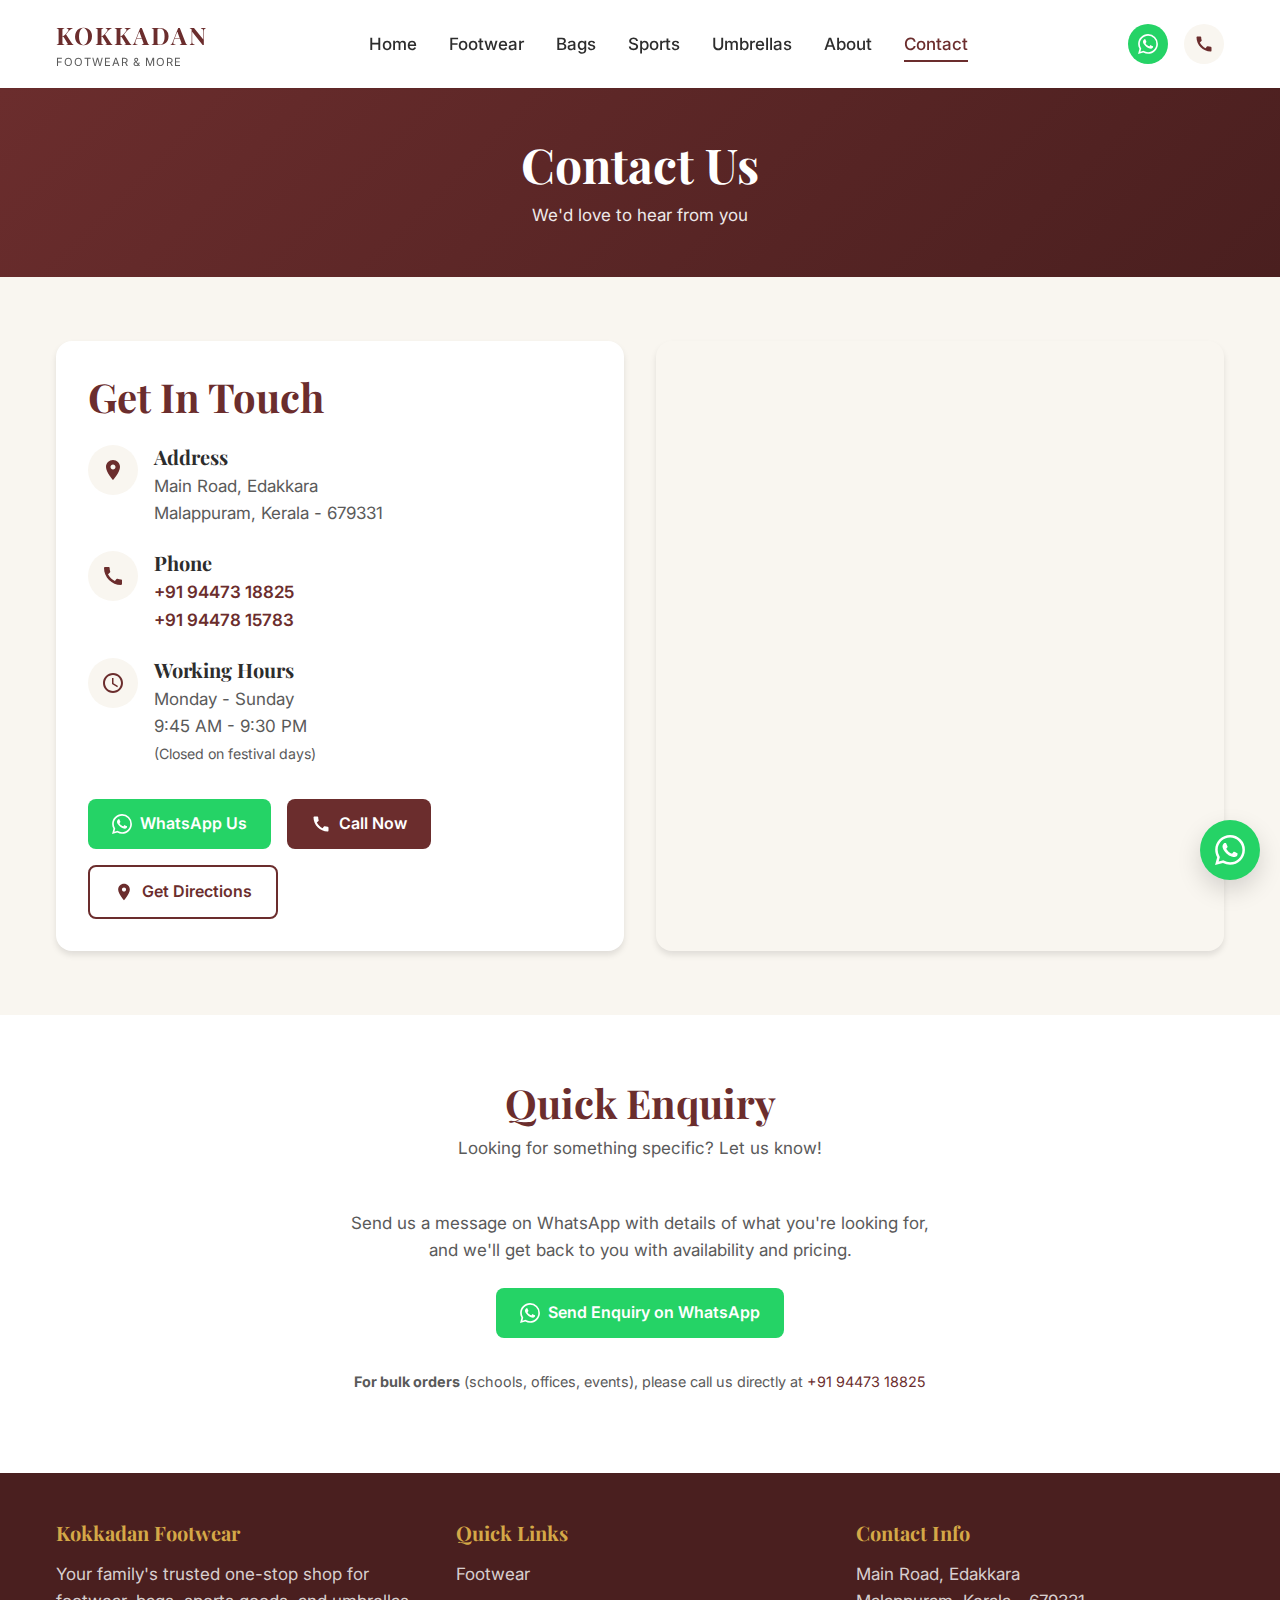
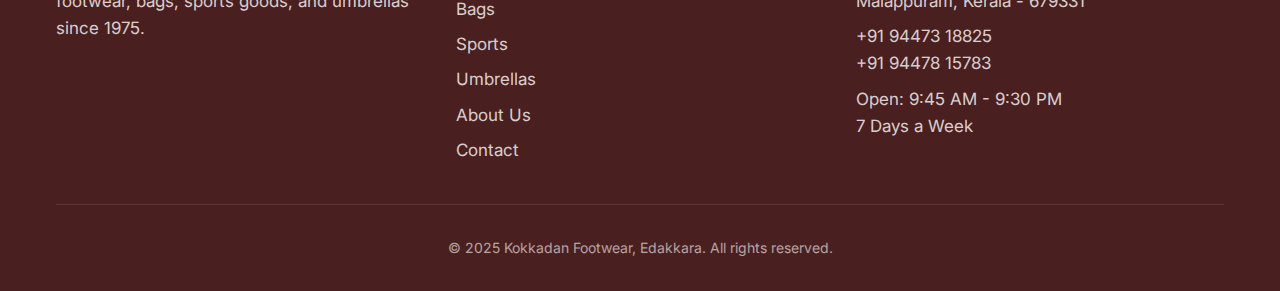
<file: contact.html>
<!DOCTYPE html>
<html lang="en">
<head>
  <meta charset="UTF-8">
  <meta name="viewport" content="width=device-width, initial-scale=1.0">
  <meta name="description" content="Contact Kokkadan Footwear - Main Road, Edakkara, Malappuram. Call +91 94473 18825 or visit us. Open 9:45 AM - 9:30 PM, 7 days a week.">
  <title>Contact Us | Kokkadan Footwear - Edakkara</title>
  <link rel="preconnect" href="https://fonts.googleapis.com">
  <link rel="preconnect" href="https://fonts.gstatic.com" crossorigin>
  <link href="https://fonts.googleapis.com/css2?family=Inter:wght@400;500;600;700&family=Playfair+Display:wght@600;700&display=swap" rel="stylesheet">
  <link rel="stylesheet" href="css/styles.css">
</head>
<body>
  <!-- Header -->
  <header class="header">
    <div class="header-container">
      <a href="index.html" class="logo">
        <span class="logo-text">KOKKADAN</span>
        <span class="logo-tagline">Footwear & More</span>
      </a>
      <nav class="nav">
        <ul class="nav-list">
          <li><a href="index.html" class="nav-link">Home</a></li>
          <li><a href="footwear.html" class="nav-link">Footwear</a></li>
          <li><a href="bags.html" class="nav-link">Bags</a></li>
          <li><a href="sports.html" class="nav-link">Sports</a></li>
          <li><a href="umbrellas.html" class="nav-link">Umbrellas</a></li>
          <li><a href="about.html" class="nav-link">About</a></li>
          <li><a href="contact.html" class="nav-link active">Contact</a></li>
        </ul>
      </nav>
      <div class="header-actions">
        <a href="https://wa.me/919447318825?text=Hi,%20I%20have%20a%20question%20for%20Kokkadan%20Footwear." class="header-icon whatsapp" title="WhatsApp">
          <svg width="20" height="20" viewBox="0 0 24 24" fill="currentColor"><path d="M17.472 14.382c-.297-.149-1.758-.867-2.03-.967-.273-.099-.471-.148-.67.15-.197.297-.767.966-.94 1.164-.173.199-.347.223-.644.075-.297-.15-1.255-.463-2.39-1.475-.883-.788-1.48-1.761-1.653-2.059-.173-.297-.018-.458.13-.606.134-.133.298-.347.446-.52.149-.174.198-.298.298-.497.099-.198.05-.371-.025-.52-.075-.149-.669-1.612-.916-2.207-.242-.579-.487-.5-.669-.51-.173-.008-.371-.01-.57-.01-.198 0-.52.074-.792.372-.272.297-1.04 1.016-1.04 2.479 0 1.462 1.065 2.875 1.213 3.074.149.198 2.096 3.2 5.077 4.487.709.306 1.262.489 1.694.625.712.227 1.36.195 1.871.118.571-.085 1.758-.719 2.006-1.413.248-.694.248-1.289.173-1.413-.074-.124-.272-.198-.57-.347m-5.421 7.403h-.004a9.87 9.87 0 01-5.031-1.378l-.361-.214-3.741.982.998-3.648-.235-.374a9.86 9.86 0 01-1.51-5.26c.001-5.45 4.436-9.884 9.888-9.884 2.64 0 5.122 1.03 6.988 2.898a9.825 9.825 0 012.893 6.994c-.003 5.45-4.437 9.884-9.885 9.884m8.413-18.297A11.815 11.815 0 0012.05 0C5.495 0 .16 5.335.157 11.892c0 2.096.547 4.142 1.588 5.945L.057 24l6.305-1.654a11.882 11.882 0 005.683 1.448h.005c6.554 0 11.89-5.335 11.893-11.893a11.821 11.821 0 00-3.48-8.413z"/></svg>
        </a>
        <a href="tel:+919447318825" class="header-icon" title="Call Us">
          <svg width="20" height="20" viewBox="0 0 24 24" fill="currentColor"><path d="M20.01 15.38c-1.23 0-2.42-.2-3.53-.56a.977.977 0 00-1.01.24l-1.57 1.97c-2.83-1.35-5.48-3.9-6.89-6.83l1.95-1.66c.27-.28.35-.67.24-1.02-.37-1.11-.56-2.3-.56-3.53 0-.54-.45-.99-.99-.99H4.19C3.65 3 3 3.24 3 3.99 3 13.28 10.73 21 20.01 21c.71 0 .99-.63.99-1.18v-3.45c0-.54-.45-.99-.99-.99z"/></svg>
        </a>
        <button class="menu-toggle" id="menuToggle" aria-label="Toggle menu">
          <span></span><span></span><span></span>
        </button>
      </div>
    </div>
    <nav class="mobile-nav" id="mobileNav">
      <ul class="mobile-nav-list">
        <li><a href="index.html" class="mobile-nav-link">Home</a></li>
        <li><a href="footwear.html" class="mobile-nav-link">Footwear</a></li>
        <li><a href="bags.html" class="mobile-nav-link">Bags</a></li>
        <li><a href="sports.html" class="mobile-nav-link">Sports</a></li>
        <li><a href="umbrellas.html" class="mobile-nav-link">Umbrellas</a></li>
        <li><a href="about.html" class="mobile-nav-link">About</a></li>
        <li><a href="contact.html" class="mobile-nav-link">Contact</a></li>
      </ul>
    </nav>
  </header>

  <!-- Page Header -->
  <section class="page-header">
    <h1>Contact Us</h1>
    <p>We'd love to hear from you</p>
  </section>

  <!-- Contact Section -->
  <section class="section">
    <div class="container">
      <div class="contact-grid">
        <!-- Contact Info -->
        <div class="contact-info">
          <h2 style="color: var(--color-primary); margin-bottom: 1.5rem;">Get In Touch</h2>

          <div class="contact-item">
            <div class="contact-icon">
              <svg width="24" height="24" viewBox="0 0 24 24" fill="currentColor"><path d="M12 2C8.13 2 5 5.13 5 9c0 5.25 7 13 7 13s7-7.75 7-13c0-3.87-3.13-7-7-7zm0 9.5c-1.38 0-2.5-1.12-2.5-2.5s1.12-2.5 2.5-2.5 2.5 1.12 2.5 2.5-1.12 2.5-2.5 2.5z"/></svg>
            </div>
            <div class="contact-details">
              <h4>Address</h4>
              <p>Main Road, Edakkara<br>Malappuram, Kerala - 679331</p>
            </div>
          </div>

          <div class="contact-item">
            <div class="contact-icon">
              <svg width="24" height="24" viewBox="0 0 24 24" fill="currentColor"><path d="M20.01 15.38c-1.23 0-2.42-.2-3.53-.56a.977.977 0 00-1.01.24l-1.57 1.97c-2.83-1.35-5.48-3.9-6.89-6.83l1.95-1.66c.27-.28.35-.67.24-1.02-.37-1.11-.56-2.3-.56-3.53 0-.54-.45-.99-.99-.99H4.19C3.65 3 3 3.24 3 3.99 3 13.28 10.73 21 20.01 21c.71 0 .99-.63.99-1.18v-3.45c0-.54-.45-.99-.99-.99z"/></svg>
            </div>
            <div class="contact-details">
              <h4>Phone</h4>
              <p>
                <a href="tel:+919447318825">+91 94473 18825</a><br>
                <a href="tel:+919447815783">+91 94478 15783</a>
              </p>
            </div>
          </div>

          <div class="contact-item">
            <div class="contact-icon">
              <svg width="24" height="24" viewBox="0 0 24 24" fill="currentColor"><path d="M11.99 2C6.47 2 2 6.48 2 12s4.47 10 9.99 10C17.52 22 22 17.52 22 12S17.52 2 11.99 2zM12 20c-4.42 0-8-3.58-8-8s3.58-8 8-8 8 3.58 8 8-3.58 8-8 8zm.5-13H11v6l5.25 3.15.75-1.23-4.5-2.67z"/></svg>
            </div>
            <div class="contact-details">
              <h4>Working Hours</h4>
              <p>Monday - Sunday<br>9:45 AM - 9:30 PM<br><small style="color: var(--color-text-light);">(Closed on festival days)</small></p>
            </div>
          </div>

          <div class="contact-buttons">
            <a href="https://wa.me/919447318825?text=Hi,%20I%20have%20a%20question%20about%20products%20at%20Kokkadan%20Footwear." class="btn btn-whatsapp">
              <svg width="20" height="20" viewBox="0 0 24 24" fill="currentColor"><path d="M17.472 14.382c-.297-.149-1.758-.867-2.03-.967-.273-.099-.471-.148-.67.15-.197.297-.767.966-.94 1.164-.173.199-.347.223-.644.075-.297-.15-1.255-.463-2.39-1.475-.883-.788-1.48-1.761-1.653-2.059-.173-.297-.018-.458.13-.606.134-.133.298-.347.446-.52.149-.174.198-.298.298-.497.099-.198.05-.371-.025-.52-.075-.149-.669-1.612-.916-2.207-.242-.579-.487-.5-.669-.51-.173-.008-.371-.01-.57-.01-.198 0-.52.074-.792.372-.272.297-1.04 1.016-1.04 2.479 0 1.462 1.065 2.875 1.213 3.074.149.198 2.096 3.2 5.077 4.487.709.306 1.262.489 1.694.625.712.227 1.36.195 1.871.118.571-.085 1.758-.719 2.006-1.413.248-.694.248-1.289.173-1.413-.074-.124-.272-.198-.57-.347m-5.421 7.403h-.004a9.87 9.87 0 01-5.031-1.378l-.361-.214-3.741.982.998-3.648-.235-.374a9.86 9.86 0 01-1.51-5.26c.001-5.45 4.436-9.884 9.888-9.884 2.64 0 5.122 1.03 6.988 2.898a9.825 9.825 0 012.893 6.994c-.003 5.45-4.437 9.884-9.885 9.884m8.413-18.297A11.815 11.815 0 0012.05 0C5.495 0 .16 5.335.157 11.892c0 2.096.547 4.142 1.588 5.945L.057 24l6.305-1.654a11.882 11.882 0 005.683 1.448h.005c6.554 0 11.89-5.335 11.893-11.893a11.821 11.821 0 00-3.48-8.413z"/></svg>
              WhatsApp Us
            </a>
            <a href="tel:+919447318825" class="btn btn-primary">
              <svg width="20" height="20" viewBox="0 0 24 24" fill="currentColor"><path d="M20.01 15.38c-1.23 0-2.42-.2-3.53-.56a.977.977 0 00-1.01.24l-1.57 1.97c-2.83-1.35-5.48-3.9-6.89-6.83l1.95-1.66c.27-.28.35-.67.24-1.02-.37-1.11-.56-2.3-.56-3.53 0-.54-.45-.99-.99-.99H4.19C3.65 3 3 3.24 3 3.99 3 13.28 10.73 21 20.01 21c.71 0 .99-.63.99-1.18v-3.45c0-.54-.45-.99-.99-.99z"/></svg>
              Call Now
            </a>
            <a href="https://maps.app.goo.gl/PQjQ9SmFEATnNDn39" target="_blank" class="btn btn-outline">
              <svg width="20" height="20" viewBox="0 0 24 24" fill="currentColor"><path d="M12 2C8.13 2 5 5.13 5 9c0 5.25 7 13 7 13s7-7.75 7-13c0-3.87-3.13-7-7-7zm0 9.5c-1.38 0-2.5-1.12-2.5-2.5s1.12-2.5 2.5-2.5 2.5 1.12 2.5 2.5-1.12 2.5-2.5 2.5z"/></svg>
              Get Directions
            </a>
          </div>
        </div>

        <!-- Google Map -->
        <div class="map-container">
          <iframe
            src="https://www.google.com/maps/embed?pb=!1m18!1m12!1m3!1d3913.5!2d76.1!3d11.1!2m3!1f0!2f0!3f0!3m2!1i1024!2i768!4f13.1!3m3!1m2!1s0x0%3A0x0!2zMTHCsDA2JzAwLjAiTiA3NsKwMDYnMDAuMCJF!5e0!3m2!1sen!2sin!4v1600000000000!5m2!1sen!2sin"
            width="100%"
            height="100%"
            style="border:0;"
            allowfullscreen=""
            loading="lazy"
            referrerpolicy="no-referrer-when-downgrade">
          </iframe>
        </div>
      </div>
    </div>
  </section>

  <!-- Quick Enquiry Section -->
  <section class="section bg-white">
    <div class="container">
      <div class="section-header">
        <h2 class="section-title">Quick Enquiry</h2>
        <p class="section-subtitle">Looking for something specific? Let us know!</p>
      </div>

      <div style="max-width: 600px; margin: 0 auto; text-align: center;">
        <p style="margin-bottom: 1.5rem; color: var(--color-text-light);">
          Send us a message on WhatsApp with details of what you're looking for, and we'll get back to you with availability and pricing.
        </p>

        <div class="hero-buttons" style="justify-content: center;">
          <a href="https://wa.me/919447318825?text=Hi,%20I'm%20looking%20for%20the%20following%20products%20at%20Kokkadan%20Footwear:%0A%0A1.%20%0A2.%20%0A3.%20%0A%0APlease%20let%20me%20know%20the%20availability%20and%20price." class="btn btn-whatsapp">
            <svg width="20" height="20" viewBox="0 0 24 24" fill="currentColor"><path d="M17.472 14.382c-.297-.149-1.758-.867-2.03-.967-.273-.099-.471-.148-.67.15-.197.297-.767.966-.94 1.164-.173.199-.347.223-.644.075-.297-.15-1.255-.463-2.39-1.475-.883-.788-1.48-1.761-1.653-2.059-.173-.297-.018-.458.13-.606.134-.133.298-.347.446-.52.149-.174.198-.298.298-.497.099-.198.05-.371-.025-.52-.075-.149-.669-1.612-.916-2.207-.242-.579-.487-.5-.669-.51-.173-.008-.371-.01-.57-.01-.198 0-.52.074-.792.372-.272.297-1.04 1.016-1.04 2.479 0 1.462 1.065 2.875 1.213 3.074.149.198 2.096 3.2 5.077 4.487.709.306 1.262.489 1.694.625.712.227 1.36.195 1.871.118.571-.085 1.758-.719 2.006-1.413.248-.694.248-1.289.173-1.413-.074-.124-.272-.198-.57-.347m-5.421 7.403h-.004a9.87 9.87 0 01-5.031-1.378l-.361-.214-3.741.982.998-3.648-.235-.374a9.86 9.86 0 01-1.51-5.26c.001-5.45 4.436-9.884 9.888-9.884 2.64 0 5.122 1.03 6.988 2.898a9.825 9.825 0 012.893 6.994c-.003 5.45-4.437 9.884-9.885 9.884m8.413-18.297A11.815 11.815 0 0012.05 0C5.495 0 .16 5.335.157 11.892c0 2.096.547 4.142 1.588 5.945L.057 24l6.305-1.654a11.882 11.882 0 005.683 1.448h.005c6.554 0 11.89-5.335 11.893-11.893a11.821 11.821 0 00-3.48-8.413z"/></svg>
            Send Enquiry on WhatsApp
          </a>
        </div>

        <p style="margin-top: 2rem; font-size: 0.9rem; color: var(--color-text-light);">
          <strong>For bulk orders</strong> (schools, offices, events), please call us directly at <a href="tel:+919447318825" style="color: var(--color-primary);">+91 94473 18825</a>
        </p>
      </div>
    </div>
  </section>

  <!-- Footer -->
  <footer class="footer">
    <div class="container">
      <div class="footer-content">
        <div class="footer-section">
          <h4>Kokkadan Footwear</h4>
          <p>Your family's trusted one-stop shop for footwear, bags, sports goods, and umbrellas since 1975.</p>
        </div>
        <div class="footer-section">
          <h4>Quick Links</h4>
          <ul>
            <li><a href="footwear.html">Footwear</a></li>
            <li><a href="bags.html">Bags</a></li>
            <li><a href="sports.html">Sports</a></li>
            <li><a href="umbrellas.html">Umbrellas</a></li>
            <li><a href="about.html">About Us</a></li>
            <li><a href="contact.html">Contact</a></li>
          </ul>
        </div>
        <div class="footer-section">
          <h4>Contact Info</h4>
          <p>Main Road, Edakkara<br>Malappuram, Kerala - 679331</p>
          <p><a href="tel:+919447318825">+91 94473 18825</a><br><a href="tel:+919447815783">+91 94478 15783</a></p>
          <p>Open: 9:45 AM - 9:30 PM<br>7 Days a Week</p>
        </div>
      </div>
      <div class="footer-bottom">
        <p>&copy; 2025 Kokkadan Footwear, Edakkara. All rights reserved.</p>
      </div>
    </div>
  </footer>

  <!-- WhatsApp Float Button -->
  <a href="https://wa.me/919447318825?text=Hi,%20I%20have%20a%20question%20for%20Kokkadan%20Footwear." class="whatsapp-float" title="Chat on WhatsApp">
    <svg width="30" height="30" viewBox="0 0 24 24" fill="currentColor"><path d="M17.472 14.382c-.297-.149-1.758-.867-2.03-.967-.273-.099-.471-.148-.67.15-.197.297-.767.966-.94 1.164-.173.199-.347.223-.644.075-.297-.15-1.255-.463-2.39-1.475-.883-.788-1.48-1.761-1.653-2.059-.173-.297-.018-.458.13-.606.134-.133.298-.347.446-.52.149-.174.198-.298.298-.497.099-.198.05-.371-.025-.52-.075-.149-.669-1.612-.916-2.207-.242-.579-.487-.5-.669-.51-.173-.008-.371-.01-.57-.01-.198 0-.52.074-.792.372-.272.297-1.04 1.016-1.04 2.479 0 1.462 1.065 2.875 1.213 3.074.149.198 2.096 3.2 5.077 4.487.709.306 1.262.489 1.694.625.712.227 1.36.195 1.871.118.571-.085 1.758-.719 2.006-1.413.248-.694.248-1.289.173-1.413-.074-.124-.272-.198-.57-.347m-5.421 7.403h-.004a9.87 9.87 0 01-5.031-1.378l-.361-.214-3.741.982.998-3.648-.235-.374a9.86 9.86 0 01-1.51-5.26c.001-5.45 4.436-9.884 9.888-9.884 2.64 0 5.122 1.03 6.988 2.898a9.825 9.825 0 012.893 6.994c-.003 5.45-4.437 9.884-9.885 9.884m8.413-18.297A11.815 11.815 0 0012.05 0C5.495 0 .16 5.335.157 11.892c0 2.096.547 4.142 1.588 5.945L.057 24l6.305-1.654a11.882 11.882 0 005.683 1.448h.005c6.554 0 11.89-5.335 11.893-11.893a11.821 11.821 0 00-3.48-8.413z"/></svg>
  </a>

  <script src="js/main.js"></script>
</body>
</html>
</file>
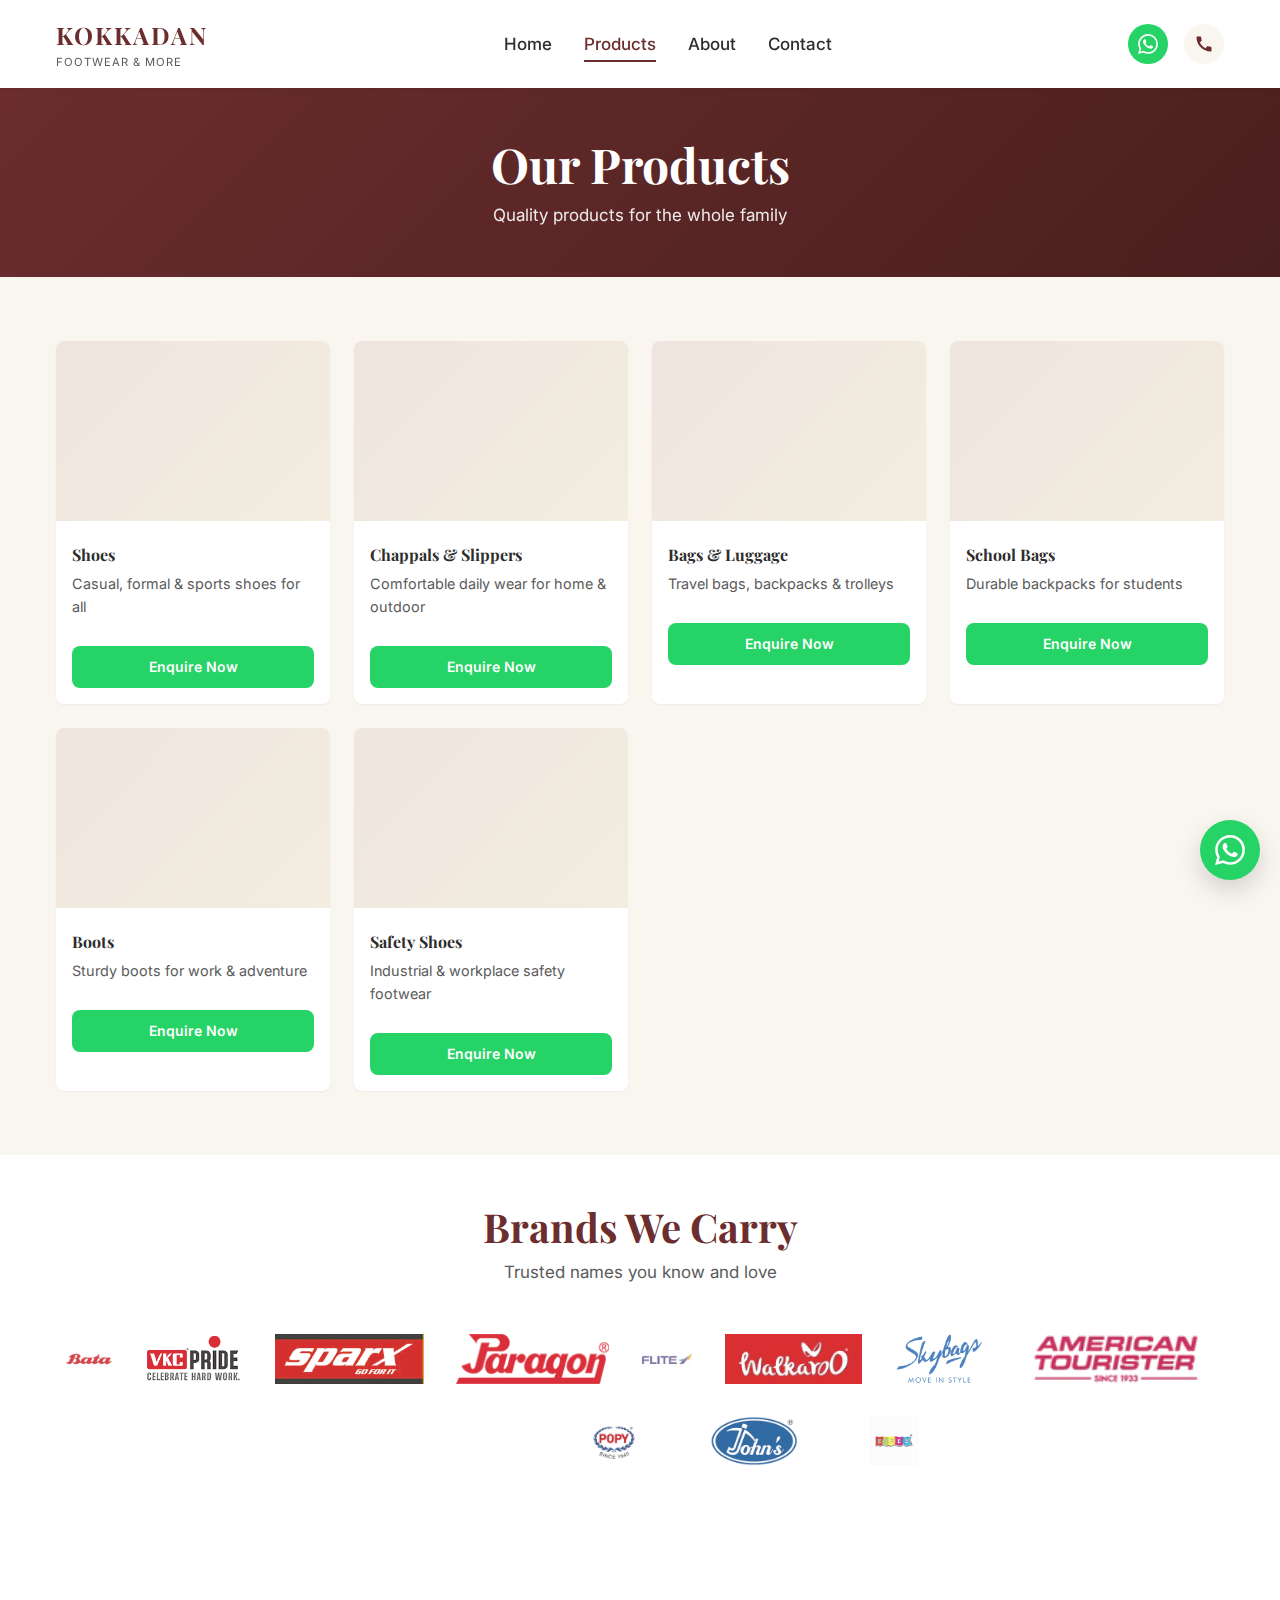
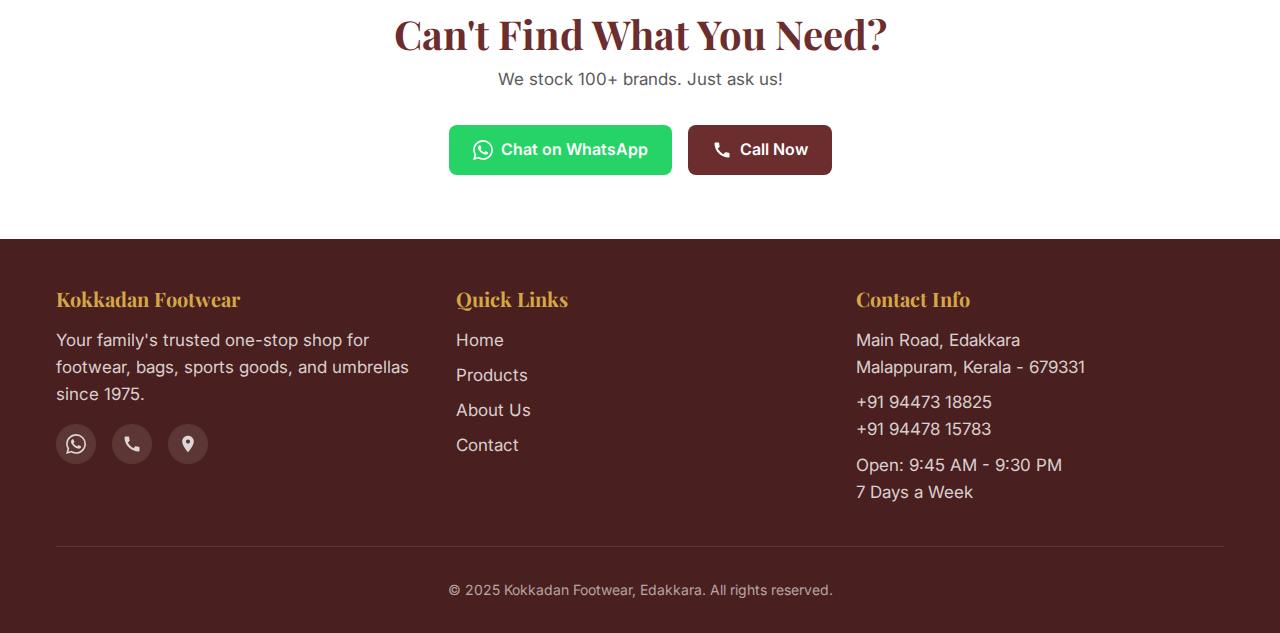
<file: products.html>
<!DOCTYPE html>
<html lang="en">
<head>
  <meta charset="UTF-8">
  <meta name="viewport" content="width=device-width, initial-scale=1.0">
  <meta name="description" content="Shop footwear, bags & accessories at Kokkadan Footwear, Edakkara. Quality products from trusted brands.">
  <title>Our Products | Kokkadan Footwear - Edakkara</title>
  <link rel="preconnect" href="https://fonts.googleapis.com">
  <link rel="preconnect" href="https://fonts.gstatic.com" crossorigin>
  <link href="https://fonts.googleapis.com/css2?family=Inter:wght@400;500;600;700&family=Playfair+Display:wght@600;700&display=swap" rel="stylesheet">
  <link rel="stylesheet" href="css/styles.css">
</head>
<body>
  <!-- Header -->
  <header class="header">
    <div class="header-container">
      <a href="index.html" class="logo">
        <span class="logo-text">KOKKADAN</span>
        <span class="logo-tagline">Footwear & More</span>
      </a>
      <nav class="nav">
        <ul class="nav-list">
          <li><a href="index.html" class="nav-link">Home</a></li>
          <li><a href="products.html" class="nav-link active">Products</a></li>
          <li><a href="about.html" class="nav-link">About</a></li>
          <li><a href="contact.html" class="nav-link">Contact</a></li>
        </ul>
      </nav>
      <div class="header-actions">
        <a href="https://wa.me/919447318825?text=Hi,%20I'm%20interested%20in%20products%20at%20Kokkadan%20Footwear." class="header-icon whatsapp" title="WhatsApp">
          <svg width="20" height="20" viewBox="0 0 24 24" fill="currentColor"><path d="M17.472 14.382c-.297-.149-1.758-.867-2.03-.967-.273-.099-.471-.148-.67.15-.197.297-.767.966-.94 1.164-.173.199-.347.223-.644.075-.297-.15-1.255-.463-2.39-1.475-.883-.788-1.48-1.761-1.653-2.059-.173-.297-.018-.458.13-.606.134-.133.298-.347.446-.52.149-.174.198-.298.298-.497.099-.198.05-.371-.025-.52-.075-.149-.669-1.612-.916-2.207-.242-.579-.487-.5-.669-.51-.173-.008-.371-.01-.57-.01-.198 0-.52.074-.792.372-.272.297-1.04 1.016-1.04 2.479 0 1.462 1.065 2.875 1.213 3.074.149.198 2.096 3.2 5.077 4.487.709.306 1.262.489 1.694.625.712.227 1.36.195 1.871.118.571-.085 1.758-.719 2.006-1.413.248-.694.248-1.289.173-1.413-.074-.124-.272-.198-.57-.347m-5.421 7.403h-.004a9.87 9.87 0 01-5.031-1.378l-.361-.214-3.741.982.998-3.648-.235-.374a9.86 9.86 0 01-1.51-5.26c.001-5.45 4.436-9.884 9.888-9.884 2.64 0 5.122 1.03 6.988 2.898a9.825 9.825 0 012.893 6.994c-.003 5.45-4.437 9.884-9.885 9.884m8.413-18.297A11.815 11.815 0 0012.05 0C5.495 0 .16 5.335.157 11.892c0 2.096.547 4.142 1.588 5.945L.057 24l6.305-1.654a11.882 11.882 0 005.683 1.448h.005c6.554 0 11.89-5.335 11.893-11.893a11.821 11.821 0 00-3.48-8.413z"/></svg>
        </a>
        <a href="tel:+919447318825" class="header-icon" title="Call Us">
          <svg width="20" height="20" viewBox="0 0 24 24" fill="currentColor"><path d="M20.01 15.38c-1.23 0-2.42-.2-3.53-.56a.977.977 0 00-1.01.24l-1.57 1.97c-2.83-1.35-5.48-3.9-6.89-6.83l1.95-1.66c.27-.28.35-.67.24-1.02-.37-1.11-.56-2.3-.56-3.53 0-.54-.45-.99-.99-.99H4.19C3.65 3 3 3.24 3 3.99 3 13.28 10.73 21 20.01 21c.71 0 .99-.63.99-1.18v-3.45c0-.54-.45-.99-.99-.99z"/></svg>
        </a>
        <button class="menu-toggle" id="menuToggle" aria-label="Toggle menu">
          <span></span><span></span><span></span>
        </button>
      </div>
    </div>
    <nav class="mobile-nav" id="mobileNav">
      <ul class="mobile-nav-list">
        <li><a href="index.html" class="mobile-nav-link">Home</a></li>
        <li><a href="products.html" class="mobile-nav-link">Products</a></li>
        <li><a href="about.html" class="mobile-nav-link">About</a></li>
        <li><a href="contact.html" class="mobile-nav-link">Contact</a></li>
      </ul>
    </nav>
  </header>

  <!-- Page Header -->
  <section class="page-header">
    <h1>Our Products</h1>
    <p>Quality products for the whole family</p>
  </section>

  <!-- Products -->
  <section class="section">
    <div class="container">
      <div class="products-grid">

        <div class="product-card">
          <div class="product-image" style="background-image: url('https://images.unsplash.com/photo-1542291026-7eec264c27ff?w=400&h=400&fit=crop');"></div>
          <div class="product-content">
            <h4 class="product-title">Shoes</h4>
            <p style="color: var(--color-text-light); font-size: 0.9rem; margin-bottom: 1rem;">Casual, formal & sports shoes for all</p>
            <a href="https://wa.me/919447318825?text=Hi,%20I'm%20interested%20in%20Shoes%20at%20Kokkadan%20Footwear." class="btn btn-whatsapp product-btn">Enquire Now</a>
          </div>
        </div>

        <div class="product-card">
          <div class="product-image" style="background-image: url('https://images.unsplash.com/photo-1603487742131-4160ec999306?w=400&h=400&fit=crop');"></div>
          <div class="product-content">
            <h4 class="product-title">Chappals & Slippers</h4>
            <p style="color: var(--color-text-light); font-size: 0.9rem; margin-bottom: 1rem;">Comfortable daily wear for home & outdoor</p>
            <a href="https://wa.me/919447318825?text=Hi,%20I'm%20interested%20in%20Chappals%20at%20Kokkadan%20Footwear." class="btn btn-whatsapp product-btn">Enquire Now</a>
          </div>
        </div>

        <div class="product-card">
          <div class="product-image" style="background-image: url('https://images.unsplash.com/photo-1553062407-98eeb64c6a62?w=400&h=400&fit=crop');"></div>
          <div class="product-content">
            <h4 class="product-title">Bags & Luggage</h4>
            <p style="color: var(--color-text-light); font-size: 0.9rem; margin-bottom: 1rem;">Travel bags, backpacks & trolleys</p>
            <a href="https://wa.me/919447318825?text=Hi,%20I'm%20interested%20in%20Bags%20at%20Kokkadan%20Footwear." class="btn btn-whatsapp product-btn">Enquire Now</a>
          </div>
        </div>

        <div class="product-card">
          <div class="product-image" style="background-image: url('https://images.unsplash.com/photo-1580582932707-520aed937b7b?w=400&h=400&fit=crop');"></div>
          <div class="product-content">
            <h4 class="product-title">School Bags</h4>
            <p style="color: var(--color-text-light); font-size: 0.9rem; margin-bottom: 1rem;">Durable backpacks for students</p>
            <a href="https://wa.me/919447318825?text=Hi,%20I'm%20interested%20in%20School%20Bags%20at%20Kokkadan%20Footwear." class="btn btn-whatsapp product-btn">Enquire Now</a>
          </div>
        </div>

        <div class="product-card">
          <div class="product-image" style="background-image: url('https://images.unsplash.com/photo-1520639888713-7851133b1ed0?w=400&h=400&fit=crop');"></div>
          <div class="product-content">
            <h4 class="product-title">Boots</h4>
            <p style="color: var(--color-text-light); font-size: 0.9rem; margin-bottom: 1rem;">Sturdy boots for work & adventure</p>
            <a href="https://wa.me/919447318825?text=Hi,%20I'm%20interested%20in%20Boots%20at%20Kokkadan%20Footwear." class="btn btn-whatsapp product-btn">Enquire Now</a>
          </div>
        </div>

        <div class="product-card">
          <div class="product-image" style="background-image: url('https://images.unsplash.com/photo-1595950653106-6c9ebd614d3a?w=400&h=400&fit=crop');"></div>
          <div class="product-content">
            <h4 class="product-title">Safety Shoes</h4>
            <p style="color: var(--color-text-light); font-size: 0.9rem; margin-bottom: 1rem;">Industrial & workplace safety footwear</p>
            <a href="https://wa.me/919447318825?text=Hi,%20I'm%20interested%20in%20Safety%20Shoes%20at%20Kokkadan%20Footwear." class="btn btn-whatsapp product-btn">Enquire Now</a>
          </div>
        </div>

      </div>
    </div>
  </section>

  <!-- Brands Section -->
  <section class="brands-section">
    <div class="container">
      <div class="section-header">
        <h2 class="section-title">Brands We Carry</h2>
        <p class="section-subtitle">Trusted names you know and love</p>
      </div>

      <div class="brands-logo-grid">
        <img src="brands/bata.png" alt="Bata" class="brand-logo">
        <img src="brands/vkc.png" alt="VKC" class="brand-logo">
        <img src="brands/sparx.png" alt="Sparx" class="brand-logo">
        <img src="brands/paragon.png" alt="Paragon" class="brand-logo">
        <img src="brands/flite.png" alt="Flite" class="brand-logo">
        <img src="brands/walkroo.png" alt="Walkaroo" class="brand-logo">
        <img src="brands/skybags.png" alt="Skybags" class="brand-logo">
        <img src="brands/americanTourister.png" alt="American Tourister" class="brand-logo">
        <img src="brands/aristocrat.png" alt="Aristocrat" class="brand-logo">
        <img src="brands/popy.png" alt="Popy" class="brand-logo">
        <img src="brands/johns.png" alt="Johns" class="brand-logo">
        <img src="brands/kitex.png" alt="Kitex" class="brand-logo">
      </div>
    </div>
  </section>

  <!-- CTA Section -->
  <section class="section bg-white">
    <div class="container text-center">
      <h2 class="section-title">Can't Find What You Need?</h2>
      <p class="section-subtitle mb-2">We stock 100+ brands. Just ask us!</p>
      <div class="hero-buttons" style="justify-content: center;">
        <a href="https://wa.me/919447318825?text=Hi,%20I'm%20looking%20for%20a%20specific%20product%20at%20Kokkadan%20Footwear." class="btn btn-whatsapp">
          <svg width="20" height="20" viewBox="0 0 24 24" fill="currentColor"><path d="M17.472 14.382c-.297-.149-1.758-.867-2.03-.967-.273-.099-.471-.148-.67.15-.197.297-.767.966-.94 1.164-.173.199-.347.223-.644.075-.297-.15-1.255-.463-2.39-1.475-.883-.788-1.48-1.761-1.653-2.059-.173-.297-.018-.458.13-.606.134-.133.298-.347.446-.52.149-.174.198-.298.298-.497.099-.198.05-.371-.025-.52-.075-.149-.669-1.612-.916-2.207-.242-.579-.487-.5-.669-.51-.173-.008-.371-.01-.57-.01-.198 0-.52.074-.792.372-.272.297-1.04 1.016-1.04 2.479 0 1.462 1.065 2.875 1.213 3.074.149.198 2.096 3.2 5.077 4.487.709.306 1.262.489 1.694.625.712.227 1.36.195 1.871.118.571-.085 1.758-.719 2.006-1.413.248-.694.248-1.289.173-1.413-.074-.124-.272-.198-.57-.347m-5.421 7.403h-.004a9.87 9.87 0 01-5.031-1.378l-.361-.214-3.741.982.998-3.648-.235-.374a9.86 9.86 0 01-1.51-5.26c.001-5.45 4.436-9.884 9.888-9.884 2.64 0 5.122 1.03 6.988 2.898a9.825 9.825 0 012.893 6.994c-.003 5.45-4.437 9.884-9.885 9.884m8.413-18.297A11.815 11.815 0 0012.05 0C5.495 0 .16 5.335.157 11.892c0 2.096.547 4.142 1.588 5.945L.057 24l6.305-1.654a11.882 11.882 0 005.683 1.448h.005c6.554 0 11.89-5.335 11.893-11.893a11.821 11.821 0 00-3.48-8.413z"/></svg>
          Chat on WhatsApp
        </a>
        <a href="tel:+919447318825" class="btn btn-primary">
          <svg width="20" height="20" viewBox="0 0 24 24" fill="currentColor"><path d="M20.01 15.38c-1.23 0-2.42-.2-3.53-.56a.977.977 0 00-1.01.24l-1.57 1.97c-2.83-1.35-5.48-3.9-6.89-6.83l1.95-1.66c.27-.28.35-.67.24-1.02-.37-1.11-.56-2.3-.56-3.53 0-.54-.45-.99-.99-.99H4.19C3.65 3 3 3.24 3 3.99 3 13.28 10.73 21 20.01 21c.71 0 .99-.63.99-1.18v-3.45c0-.54-.45-.99-.99-.99z"/></svg>
          Call Now
        </a>
      </div>
    </div>
  </section>

  <!-- Footer -->
  <footer class="footer">
    <div class="container">
      <div class="footer-content">
        <div class="footer-section">
          <h4>Kokkadan Footwear</h4>
          <p>Your family's trusted one-stop shop for footwear, bags, sports goods, and umbrellas since 1975.</p>
          <div class="footer-social">
            <a href="https://wa.me/919447318825" title="WhatsApp">
              <svg width="20" height="20" viewBox="0 0 24 24" fill="currentColor"><path d="M17.472 14.382c-.297-.149-1.758-.867-2.03-.967-.273-.099-.471-.148-.67.15-.197.297-.767.966-.94 1.164-.173.199-.347.223-.644.075-.297-.15-1.255-.463-2.39-1.475-.883-.788-1.48-1.761-1.653-2.059-.173-.297-.018-.458.13-.606.134-.133.298-.347.446-.52.149-.174.198-.298.298-.497.099-.198.05-.371-.025-.52-.075-.149-.669-1.612-.916-2.207-.242-.579-.487-.5-.669-.51-.173-.008-.371-.01-.57-.01-.198 0-.52.074-.792.372-.272.297-1.04 1.016-1.04 2.479 0 1.462 1.065 2.875 1.213 3.074.149.198 2.096 3.2 5.077 4.487.709.306 1.262.489 1.694.625.712.227 1.36.195 1.871.118.571-.085 1.758-.719 2.006-1.413.248-.694.248-1.289.173-1.413-.074-.124-.272-.198-.57-.347m-5.421 7.403h-.004a9.87 9.87 0 01-5.031-1.378l-.361-.214-3.741.982.998-3.648-.235-.374a9.86 9.86 0 01-1.51-5.26c.001-5.45 4.436-9.884 9.888-9.884 2.64 0 5.122 1.03 6.988 2.898a9.825 9.825 0 012.893 6.994c-.003 5.45-4.437 9.884-9.885 9.884m8.413-18.297A11.815 11.815 0 0012.05 0C5.495 0 .16 5.335.157 11.892c0 2.096.547 4.142 1.588 5.945L.057 24l6.305-1.654a11.882 11.882 0 005.683 1.448h.005c6.554 0 11.89-5.335 11.893-11.893a11.821 11.821 0 00-3.48-8.413z"/></svg>
            </a>
            <a href="tel:+919447318825" title="Phone">
              <svg width="20" height="20" viewBox="0 0 24 24" fill="currentColor"><path d="M20.01 15.38c-1.23 0-2.42-.2-3.53-.56a.977.977 0 00-1.01.24l-1.57 1.97c-2.83-1.35-5.48-3.9-6.89-6.83l1.95-1.66c.27-.28.35-.67.24-1.02-.37-1.11-.56-2.3-.56-3.53 0-.54-.45-.99-.99-.99H4.19C3.65 3 3 3.24 3 3.99 3 13.28 10.73 21 20.01 21c.71 0 .99-.63.99-1.18v-3.45c0-.54-.45-.99-.99-.99z"/></svg>
            </a>
            <a href="https://maps.app.goo.gl/PQjQ9SmFEATnNDn39" title="Location">
              <svg width="20" height="20" viewBox="0 0 24 24" fill="currentColor"><path d="M12 2C8.13 2 5 5.13 5 9c0 5.25 7 13 7 13s7-7.75 7-13c0-3.87-3.13-7-7-7zm0 9.5c-1.38 0-2.5-1.12-2.5-2.5s1.12-2.5 2.5-2.5 2.5 1.12 2.5 2.5-1.12 2.5-2.5 2.5z"/></svg>
            </a>
          </div>
        </div>

        <div class="footer-section">
          <h4>Quick Links</h4>
          <ul>
            <li><a href="index.html">Home</a></li>
            <li><a href="products.html">Products</a></li>
            <li><a href="about.html">About Us</a></li>
            <li><a href="contact.html">Contact</a></li>
          </ul>
        </div>

        <div class="footer-section">
          <h4>Contact Info</h4>
          <p>Main Road, Edakkara<br>Malappuram, Kerala - 679331</p>
          <p>
            <a href="tel:+919447318825">+91 94473 18825</a><br>
            <a href="tel:+919447815783">+91 94478 15783</a>
          </p>
          <p>Open: 9:45 AM - 9:30 PM<br>7 Days a Week</p>
        </div>
      </div>

      <div class="footer-bottom">
        <p>&copy; 2025 Kokkadan Footwear, Edakkara. All rights reserved.</p>
      </div>
    </div>
  </footer>

  <!-- WhatsApp Float Button -->
  <a href="https://wa.me/919447318825?text=Hi,%20I'm%20interested%20in%20products%20at%20Kokkadan%20Footwear." class="whatsapp-float" title="Chat on WhatsApp">
    <svg width="30" height="30" viewBox="0 0 24 24" fill="currentColor"><path d="M17.472 14.382c-.297-.149-1.758-.867-2.03-.967-.273-.099-.471-.148-.67.15-.197.297-.767.966-.94 1.164-.173.199-.347.223-.644.075-.297-.15-1.255-.463-2.39-1.475-.883-.788-1.48-1.761-1.653-2.059-.173-.297-.018-.458.13-.606.134-.133.298-.347.446-.52.149-.174.198-.298.298-.497.099-.198.05-.371-.025-.52-.075-.149-.669-1.612-.916-2.207-.242-.579-.487-.5-.669-.51-.173-.008-.371-.01-.57-.01-.198 0-.52.074-.792.372-.272.297-1.04 1.016-1.04 2.479 0 1.462 1.065 2.875 1.213 3.074.149.198 2.096 3.2 5.077 4.487.709.306 1.262.489 1.694.625.712.227 1.36.195 1.871.118.571-.085 1.758-.719 2.006-1.413.248-.694.248-1.289.173-1.413-.074-.124-.272-.198-.57-.347m-5.421 7.403h-.004a9.87 9.87 0 01-5.031-1.378l-.361-.214-3.741.982.998-3.648-.235-.374a9.86 9.86 0 01-1.51-5.26c.001-5.45 4.436-9.884 9.888-9.884 2.64 0 5.122 1.03 6.988 2.898a9.825 9.825 0 012.893 6.994c-.003 5.45-4.437 9.884-9.885 9.884m8.413-18.297A11.815 11.815 0 0012.05 0C5.495 0 .16 5.335.157 11.892c0 2.096.547 4.142 1.588 5.945L.057 24l6.305-1.654a11.882 11.882 0 005.683 1.448h.005c6.554 0 11.89-5.335 11.893-11.893a11.821 11.821 0 00-3.48-8.413z"/></svg>
  </a>

  <script src="js/main.js"></script>
</body>
</html>
</file>
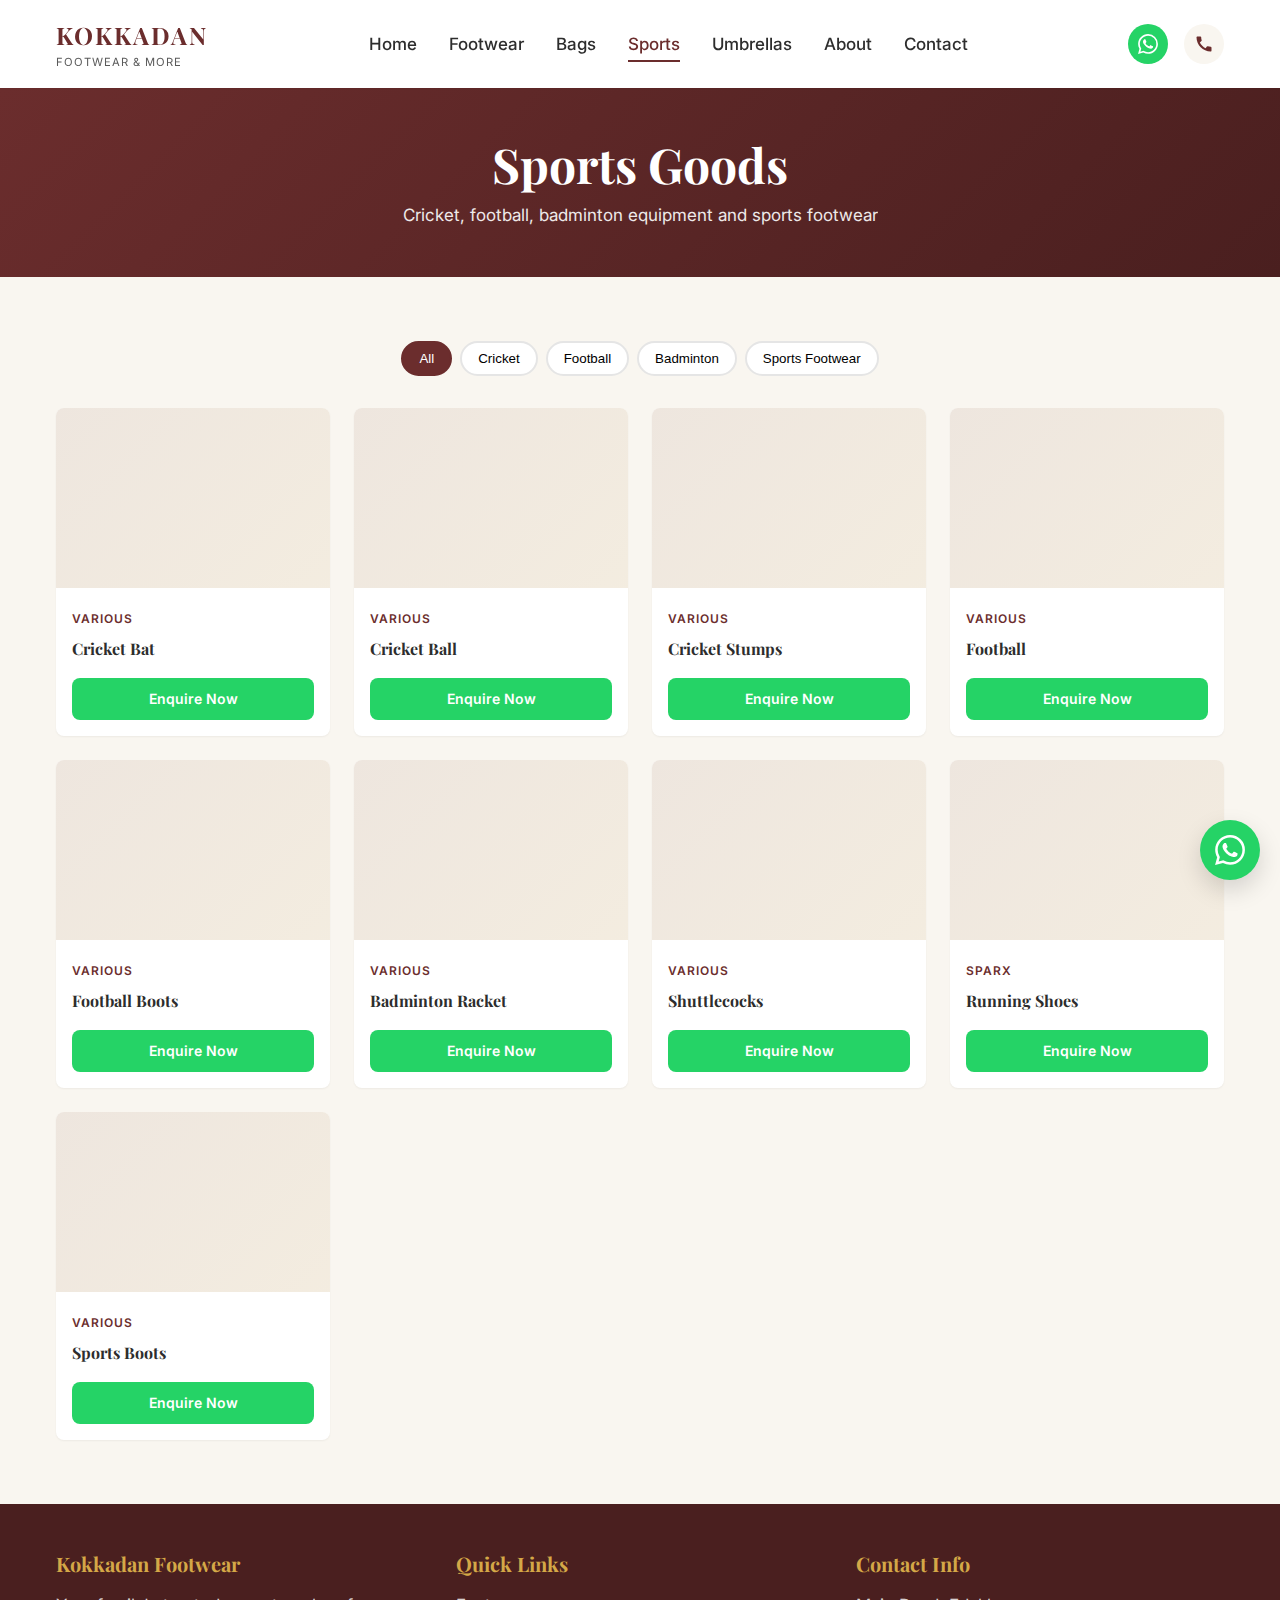
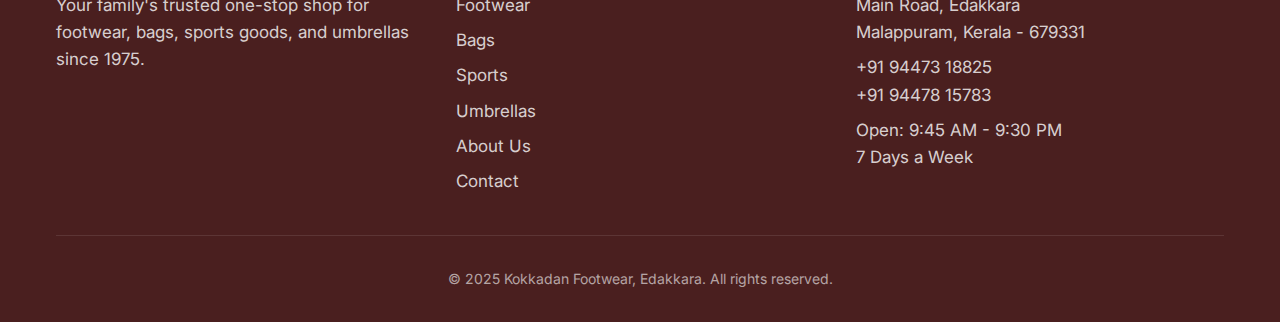
<file: sports.html>
<!DOCTYPE html>
<html lang="en">
<head>
  <meta charset="UTF-8">
  <meta name="viewport" content="width=device-width, initial-scale=1.0">
  <meta name="description" content="Shop sports goods - cricket bats, footballs, badminton rackets & more at Kokkadan Footwear, Edakkara.">
  <title>Sports Goods | Kokkadan Footwear - Edakkara</title>
  <link rel="preconnect" href="https://fonts.googleapis.com">
  <link rel="preconnect" href="https://fonts.gstatic.com" crossorigin>
  <link href="https://fonts.googleapis.com/css2?family=Inter:wght@400;500;600;700&family=Playfair+Display:wght@600;700&display=swap" rel="stylesheet">
  <link rel="stylesheet" href="css/styles.css">
</head>
<body>
  <!-- Header -->
  <header class="header">
    <div class="header-container">
      <a href="index.html" class="logo">
        <span class="logo-text">KOKKADAN</span>
        <span class="logo-tagline">Footwear & More</span>
      </a>
      <nav class="nav">
        <ul class="nav-list">
          <li><a href="index.html" class="nav-link">Home</a></li>
          <li><a href="footwear.html" class="nav-link">Footwear</a></li>
          <li><a href="bags.html" class="nav-link">Bags</a></li>
          <li><a href="sports.html" class="nav-link active">Sports</a></li>
          <li><a href="umbrellas.html" class="nav-link">Umbrellas</a></li>
          <li><a href="about.html" class="nav-link">About</a></li>
          <li><a href="contact.html" class="nav-link">Contact</a></li>
        </ul>
      </nav>
      <div class="header-actions">
        <a href="https://wa.me/919447318825?text=Hi,%20I'm%20interested%20in%20sports%20goods%20at%20Kokkadan%20Footwear." class="header-icon whatsapp" title="WhatsApp">
          <svg width="20" height="20" viewBox="0 0 24 24" fill="currentColor"><path d="M17.472 14.382c-.297-.149-1.758-.867-2.03-.967-.273-.099-.471-.148-.67.15-.197.297-.767.966-.94 1.164-.173.199-.347.223-.644.075-.297-.15-1.255-.463-2.39-1.475-.883-.788-1.48-1.761-1.653-2.059-.173-.297-.018-.458.13-.606.134-.133.298-.347.446-.52.149-.174.198-.298.298-.497.099-.198.05-.371-.025-.52-.075-.149-.669-1.612-.916-2.207-.242-.579-.487-.5-.669-.51-.173-.008-.371-.01-.57-.01-.198 0-.52.074-.792.372-.272.297-1.04 1.016-1.04 2.479 0 1.462 1.065 2.875 1.213 3.074.149.198 2.096 3.2 5.077 4.487.709.306 1.262.489 1.694.625.712.227 1.36.195 1.871.118.571-.085 1.758-.719 2.006-1.413.248-.694.248-1.289.173-1.413-.074-.124-.272-.198-.57-.347m-5.421 7.403h-.004a9.87 9.87 0 01-5.031-1.378l-.361-.214-3.741.982.998-3.648-.235-.374a9.86 9.86 0 01-1.51-5.26c.001-5.45 4.436-9.884 9.888-9.884 2.64 0 5.122 1.03 6.988 2.898a9.825 9.825 0 012.893 6.994c-.003 5.45-4.437 9.884-9.885 9.884m8.413-18.297A11.815 11.815 0 0012.05 0C5.495 0 .16 5.335.157 11.892c0 2.096.547 4.142 1.588 5.945L.057 24l6.305-1.654a11.882 11.882 0 005.683 1.448h.005c6.554 0 11.89-5.335 11.893-11.893a11.821 11.821 0 00-3.48-8.413z"/></svg>
        </a>
        <a href="tel:+919447318825" class="header-icon" title="Call Us">
          <svg width="20" height="20" viewBox="0 0 24 24" fill="currentColor"><path d="M20.01 15.38c-1.23 0-2.42-.2-3.53-.56a.977.977 0 00-1.01.24l-1.57 1.97c-2.83-1.35-5.48-3.9-6.89-6.83l1.95-1.66c.27-.28.35-.67.24-1.02-.37-1.11-.56-2.3-.56-3.53 0-.54-.45-.99-.99-.99H4.19C3.65 3 3 3.24 3 3.99 3 13.28 10.73 21 20.01 21c.71 0 .99-.63.99-1.18v-3.45c0-.54-.45-.99-.99-.99z"/></svg>
        </a>
        <button class="menu-toggle" id="menuToggle" aria-label="Toggle menu">
          <span></span><span></span><span></span>
        </button>
      </div>
    </div>
    <nav class="mobile-nav" id="mobileNav">
      <ul class="mobile-nav-list">
        <li><a href="index.html" class="mobile-nav-link">Home</a></li>
        <li><a href="footwear.html" class="mobile-nav-link">Footwear</a></li>
        <li><a href="bags.html" class="mobile-nav-link">Bags</a></li>
        <li><a href="sports.html" class="mobile-nav-link">Sports</a></li>
        <li><a href="umbrellas.html" class="mobile-nav-link">Umbrellas</a></li>
        <li><a href="about.html" class="mobile-nav-link">About</a></li>
        <li><a href="contact.html" class="mobile-nav-link">Contact</a></li>
      </ul>
    </nav>
  </header>

  <!-- Page Header -->
  <section class="page-header">
    <h1>Sports Goods</h1>
    <p>Cricket, football, badminton equipment and sports footwear</p>
  </section>

  <!-- Filter & Products -->
  <section class="section">
    <div class="container">
      <div class="filter-tabs">
        <button class="filter-tab active" data-filter="all">All</button>
        <button class="filter-tab" data-filter="cricket">Cricket</button>
        <button class="filter-tab" data-filter="football">Football</button>
        <button class="filter-tab" data-filter="badminton">Badminton</button>
        <button class="filter-tab" data-filter="footwear">Sports Footwear</button>
      </div>

      <div class="products-grid">
        <!-- Cricket -->
        <div class="product-card" data-category="cricket">
          <div class="product-image" style="background-image: url('https://images.unsplash.com/photo-1531415074968-036ba1b575da?w=400&h=400&fit=crop');"></div>
          <div class="product-content">
            <span class="product-brand">Various</span>
            <h4 class="product-title">Cricket Bat</h4>
            <a href="https://wa.me/919447318825?text=Hi,%20I'm%20interested%20in%20Cricket%20Bats%20at%20Kokkadan%20Footwear." class="btn btn-whatsapp product-btn">Enquire Now</a>
          </div>
        </div>

        <div class="product-card" data-category="cricket">
          <div class="product-image" style="background-image: url('https://images.unsplash.com/photo-1540747913346-19e32dc3e97e?w=400&h=400&fit=crop');"></div>
          <div class="product-content">
            <span class="product-brand">Various</span>
            <h4 class="product-title">Cricket Ball</h4>
            <a href="https://wa.me/919447318825?text=Hi,%20I'm%20interested%20in%20Cricket%20Balls%20at%20Kokkadan%20Footwear." class="btn btn-whatsapp product-btn">Enquire Now</a>
          </div>
        </div>

        <div class="product-card" data-category="cricket">
          <div class="product-image" style="background-image: url('https://images.unsplash.com/photo-1612872087720-bb876e2e67d1?w=400&h=400&fit=crop');"></div>
          <div class="product-content">
            <span class="product-brand">Various</span>
            <h4 class="product-title">Cricket Stumps</h4>
            <a href="https://wa.me/919447318825?text=Hi,%20I'm%20interested%20in%20Cricket%20Stumps%20at%20Kokkadan%20Footwear." class="btn btn-whatsapp product-btn">Enquire Now</a>
          </div>
        </div>

        <!-- Football -->
        <div class="product-card" data-category="football">
          <div class="product-image" style="background-image: url('https://images.unsplash.com/photo-1579952363873-27f3bade9f55?w=400&h=400&fit=crop');"></div>
          <div class="product-content">
            <span class="product-brand">Various</span>
            <h4 class="product-title">Football</h4>
            <a href="https://wa.me/919447318825?text=Hi,%20I'm%20interested%20in%20Footballs%20at%20Kokkadan%20Footwear." class="btn btn-whatsapp product-btn">Enquire Now</a>
          </div>
        </div>

        <div class="product-card" data-category="football">
          <div class="product-image" style="background-image: url('https://images.unsplash.com/photo-1511886929837-354d827aae26?w=400&h=400&fit=crop');"></div>
          <div class="product-content">
            <span class="product-brand">Various</span>
            <h4 class="product-title">Football Boots</h4>
            <a href="https://wa.me/919447318825?text=Hi,%20I'm%20interested%20in%20Football%20Boots%20at%20Kokkadan%20Footwear." class="btn btn-whatsapp product-btn">Enquire Now</a>
          </div>
        </div>

        <!-- Badminton -->
        <div class="product-card" data-category="badminton">
          <div class="product-image" style="background-image: url('https://images.unsplash.com/photo-1626224583764-f87db24ac4ea?w=400&h=400&fit=crop');"></div>
          <div class="product-content">
            <span class="product-brand">Various</span>
            <h4 class="product-title">Badminton Racket</h4>
            <a href="https://wa.me/919447318825?text=Hi,%20I'm%20interested%20in%20Badminton%20Rackets%20at%20Kokkadan%20Footwear." class="btn btn-whatsapp product-btn">Enquire Now</a>
          </div>
        </div>

        <div class="product-card" data-category="badminton">
          <div class="product-image" style="background-image: url('https://images.unsplash.com/photo-1599391398131-cd12dfc6f24e?w=400&h=400&fit=crop');"></div>
          <div class="product-content">
            <span class="product-brand">Various</span>
            <h4 class="product-title">Shuttlecocks</h4>
            <a href="https://wa.me/919447318825?text=Hi,%20I'm%20interested%20in%20Shuttlecocks%20at%20Kokkadan%20Footwear." class="btn btn-whatsapp product-btn">Enquire Now</a>
          </div>
        </div>

        <!-- Sports Footwear -->
        <div class="product-card" data-category="footwear">
          <div class="product-image" style="background-image: url('https://sparxshoes.com/cdn/shop/files/SM-648_WHT-BLK-RED_1.jpg?v=1713939119&width=600');"></div>
          <div class="product-content">
            <span class="product-brand">Sparx</span>
            <h4 class="product-title">Running Shoes</h4>
            <a href="https://wa.me/919447318825?text=Hi,%20I'm%20interested%20in%20Sparx%20Running%20Shoes%20at%20Kokkadan%20Footwear." class="btn btn-whatsapp product-btn">Enquire Now</a>
          </div>
        </div>

        <div class="product-card" data-category="footwear">
          <div class="product-image" style="background-image: url('https://images.unsplash.com/photo-1606107557195-0e29a4b5b4aa?w=400&h=400&fit=crop');"></div>
          <div class="product-content">
            <span class="product-brand">Various</span>
            <h4 class="product-title">Sports Boots</h4>
            <a href="https://wa.me/919447318825?text=Hi,%20I'm%20interested%20in%20Sports%20Boots%20at%20Kokkadan%20Footwear." class="btn btn-whatsapp product-btn">Enquire Now</a>
          </div>
        </div>
      </div>
    </div>
  </section>

  <!-- Footer -->
  <footer class="footer">
    <div class="container">
      <div class="footer-content">
        <div class="footer-section">
          <h4>Kokkadan Footwear</h4>
          <p>Your family's trusted one-stop shop for footwear, bags, sports goods, and umbrellas since 1975.</p>
        </div>
        <div class="footer-section">
          <h4>Quick Links</h4>
          <ul>
            <li><a href="footwear.html">Footwear</a></li>
            <li><a href="bags.html">Bags</a></li>
            <li><a href="sports.html">Sports</a></li>
            <li><a href="umbrellas.html">Umbrellas</a></li>
            <li><a href="about.html">About Us</a></li>
            <li><a href="contact.html">Contact</a></li>
          </ul>
        </div>
        <div class="footer-section">
          <h4>Contact Info</h4>
          <p>Main Road, Edakkara<br>Malappuram, Kerala - 679331</p>
          <p><a href="tel:+919447318825">+91 94473 18825</a><br><a href="tel:+919447815783">+91 94478 15783</a></p>
          <p>Open: 9:45 AM - 9:30 PM<br>7 Days a Week</p>
        </div>
      </div>
      <div class="footer-bottom">
        <p>&copy; 2025 Kokkadan Footwear, Edakkara. All rights reserved.</p>
      </div>
    </div>
  </footer>

  <!-- WhatsApp Float Button -->
  <a href="https://wa.me/919447318825?text=Hi,%20I'm%20interested%20in%20sports%20goods%20at%20Kokkadan%20Footwear." class="whatsapp-float" title="Chat on WhatsApp">
    <svg width="30" height="30" viewBox="0 0 24 24" fill="currentColor"><path d="M17.472 14.382c-.297-.149-1.758-.867-2.03-.967-.273-.099-.471-.148-.67.15-.197.297-.767.966-.94 1.164-.173.199-.347.223-.644.075-.297-.15-1.255-.463-2.39-1.475-.883-.788-1.48-1.761-1.653-2.059-.173-.297-.018-.458.13-.606.134-.133.298-.347.446-.52.149-.174.198-.298.298-.497.099-.198.05-.371-.025-.52-.075-.149-.669-1.612-.916-2.207-.242-.579-.487-.5-.669-.51-.173-.008-.371-.01-.57-.01-.198 0-.52.074-.792.372-.272.297-1.04 1.016-1.04 2.479 0 1.462 1.065 2.875 1.213 3.074.149.198 2.096 3.2 5.077 4.487.709.306 1.262.489 1.694.625.712.227 1.36.195 1.871.118.571-.085 1.758-.719 2.006-1.413.248-.694.248-1.289.173-1.413-.074-.124-.272-.198-.57-.347m-5.421 7.403h-.004a9.87 9.87 0 01-5.031-1.378l-.361-.214-3.741.982.998-3.648-.235-.374a9.86 9.86 0 01-1.51-5.26c.001-5.45 4.436-9.884 9.888-9.884 2.64 0 5.122 1.03 6.988 2.898a9.825 9.825 0 012.893 6.994c-.003 5.45-4.437 9.884-9.885 9.884m8.413-18.297A11.815 11.815 0 0012.05 0C5.495 0 .16 5.335.157 11.892c0 2.096.547 4.142 1.588 5.945L.057 24l6.305-1.654a11.882 11.882 0 005.683 1.448h.005c6.554 0 11.89-5.335 11.893-11.893a11.821 11.821 0 00-3.48-8.413z"/></svg>
  </a>

  <script src="js/main.js"></script>
</body>
</html>
</file>
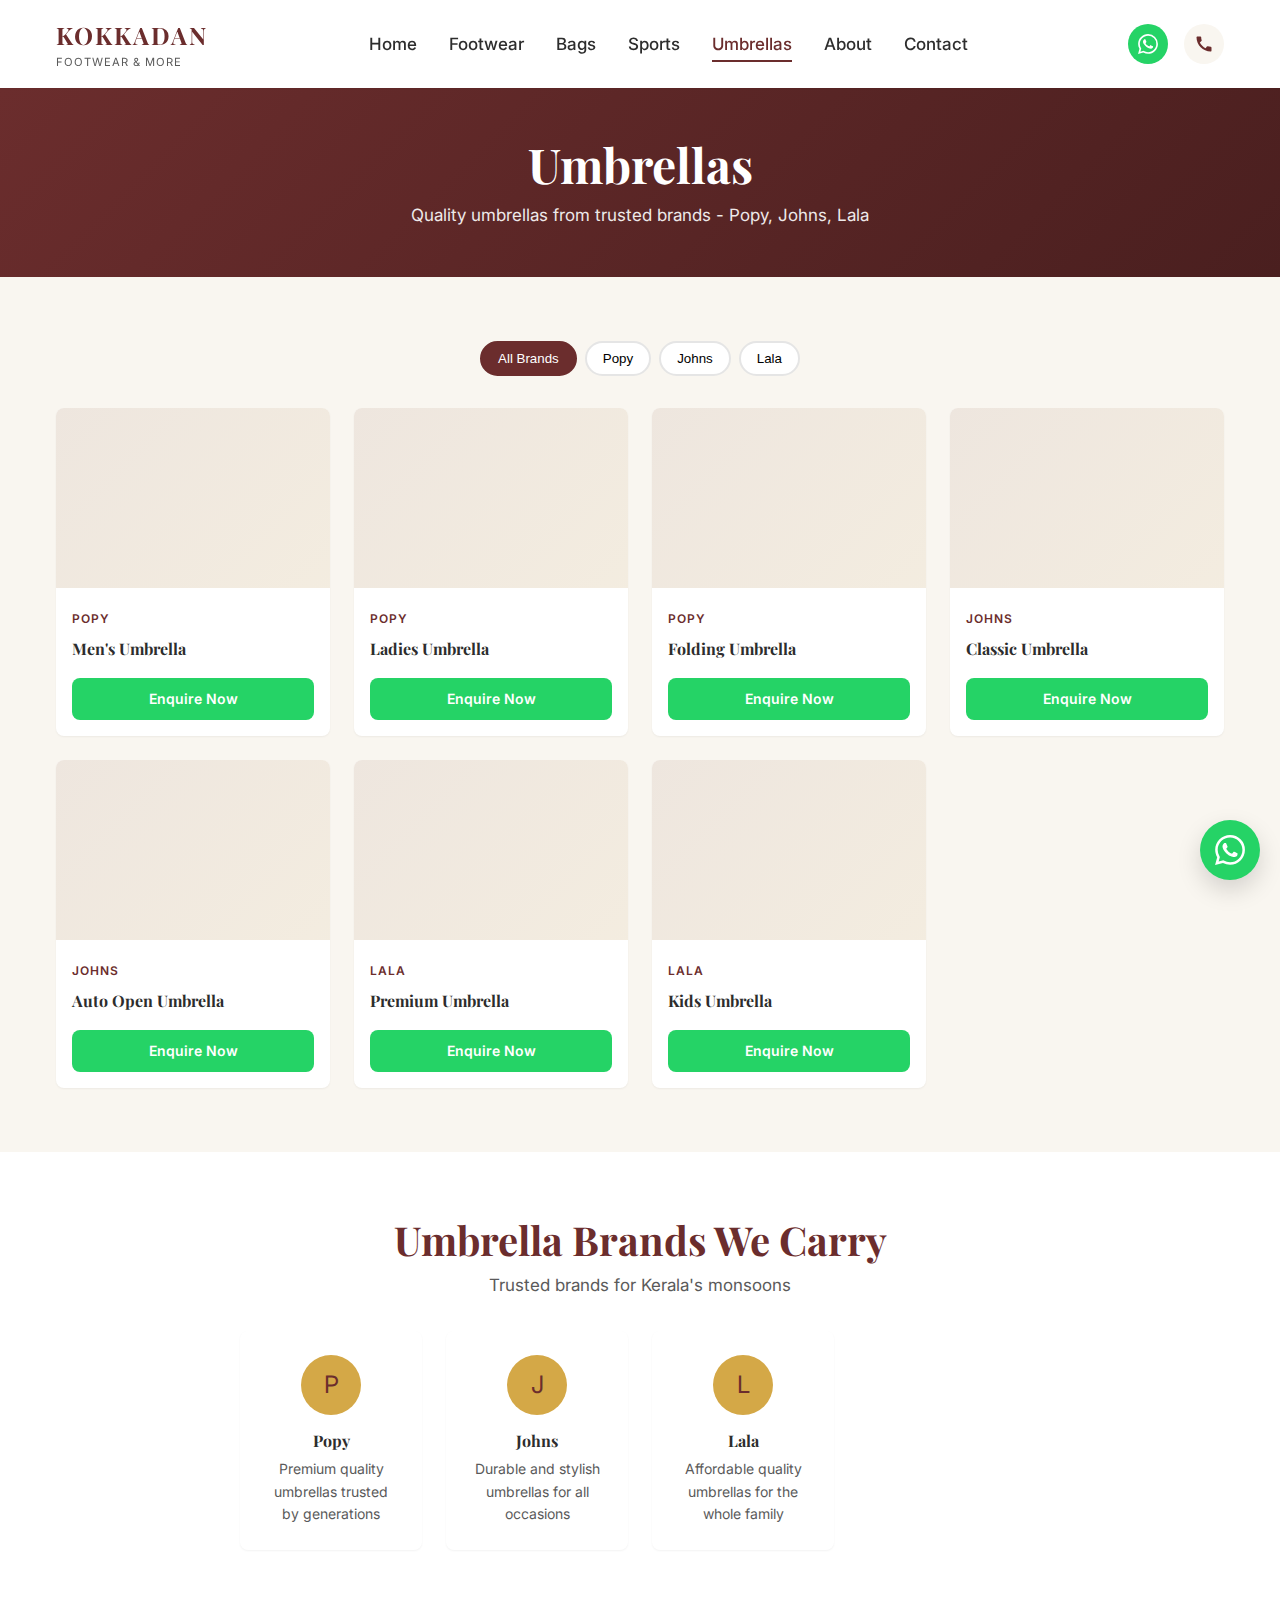
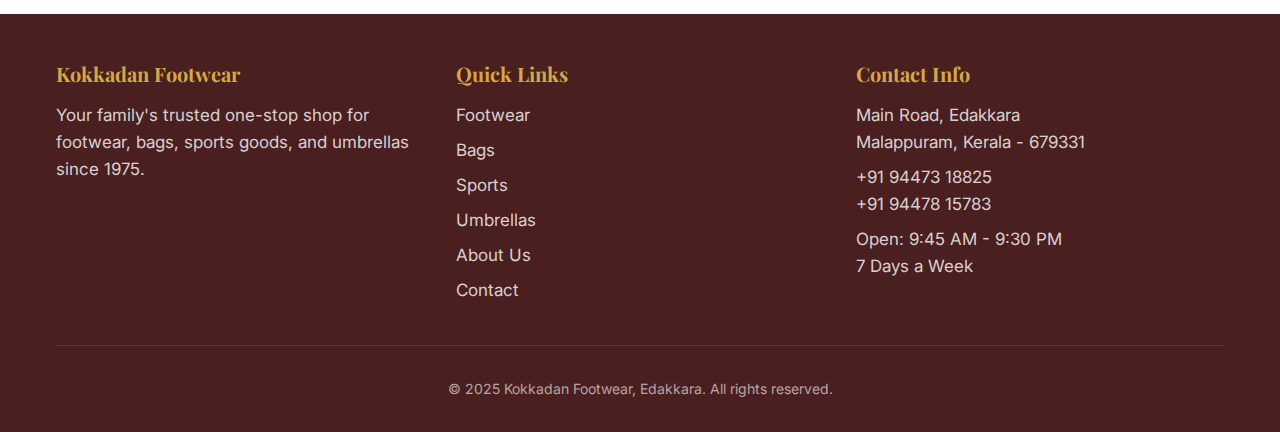
<file: umbrellas.html>
<!DOCTYPE html>
<html lang="en">
<head>
  <meta charset="UTF-8">
  <meta name="viewport" content="width=device-width, initial-scale=1.0">
  <meta name="description" content="Shop quality umbrellas from Popy, Johns, Lala at Kokkadan Footwear, Edakkara.">
  <title>Umbrellas | Kokkadan Footwear - Edakkara</title>
  <link rel="preconnect" href="https://fonts.googleapis.com">
  <link rel="preconnect" href="https://fonts.gstatic.com" crossorigin>
  <link href="https://fonts.googleapis.com/css2?family=Inter:wght@400;500;600;700&family=Playfair+Display:wght@600;700&display=swap" rel="stylesheet">
  <link rel="stylesheet" href="css/styles.css">
</head>
<body>
  <!-- Header -->
  <header class="header">
    <div class="header-container">
      <a href="index.html" class="logo">
        <span class="logo-text">KOKKADAN</span>
        <span class="logo-tagline">Footwear & More</span>
      </a>
      <nav class="nav">
        <ul class="nav-list">
          <li><a href="index.html" class="nav-link">Home</a></li>
          <li><a href="footwear.html" class="nav-link">Footwear</a></li>
          <li><a href="bags.html" class="nav-link">Bags</a></li>
          <li><a href="sports.html" class="nav-link">Sports</a></li>
          <li><a href="umbrellas.html" class="nav-link active">Umbrellas</a></li>
          <li><a href="about.html" class="nav-link">About</a></li>
          <li><a href="contact.html" class="nav-link">Contact</a></li>
        </ul>
      </nav>
      <div class="header-actions">
        <a href="https://wa.me/919447318825?text=Hi,%20I'm%20interested%20in%20umbrellas%20at%20Kokkadan%20Footwear." class="header-icon whatsapp" title="WhatsApp">
          <svg width="20" height="20" viewBox="0 0 24 24" fill="currentColor"><path d="M17.472 14.382c-.297-.149-1.758-.867-2.03-.967-.273-.099-.471-.148-.67.15-.197.297-.767.966-.94 1.164-.173.199-.347.223-.644.075-.297-.15-1.255-.463-2.39-1.475-.883-.788-1.48-1.761-1.653-2.059-.173-.297-.018-.458.13-.606.134-.133.298-.347.446-.52.149-.174.198-.298.298-.497.099-.198.05-.371-.025-.52-.075-.149-.669-1.612-.916-2.207-.242-.579-.487-.5-.669-.51-.173-.008-.371-.01-.57-.01-.198 0-.52.074-.792.372-.272.297-1.04 1.016-1.04 2.479 0 1.462 1.065 2.875 1.213 3.074.149.198 2.096 3.2 5.077 4.487.709.306 1.262.489 1.694.625.712.227 1.36.195 1.871.118.571-.085 1.758-.719 2.006-1.413.248-.694.248-1.289.173-1.413-.074-.124-.272-.198-.57-.347m-5.421 7.403h-.004a9.87 9.87 0 01-5.031-1.378l-.361-.214-3.741.982.998-3.648-.235-.374a9.86 9.86 0 01-1.51-5.26c.001-5.45 4.436-9.884 9.888-9.884 2.64 0 5.122 1.03 6.988 2.898a9.825 9.825 0 012.893 6.994c-.003 5.45-4.437 9.884-9.885 9.884m8.413-18.297A11.815 11.815 0 0012.05 0C5.495 0 .16 5.335.157 11.892c0 2.096.547 4.142 1.588 5.945L.057 24l6.305-1.654a11.882 11.882 0 005.683 1.448h.005c6.554 0 11.89-5.335 11.893-11.893a11.821 11.821 0 00-3.48-8.413z"/></svg>
        </a>
        <a href="tel:+919447318825" class="header-icon" title="Call Us">
          <svg width="20" height="20" viewBox="0 0 24 24" fill="currentColor"><path d="M20.01 15.38c-1.23 0-2.42-.2-3.53-.56a.977.977 0 00-1.01.24l-1.57 1.97c-2.83-1.35-5.48-3.9-6.89-6.83l1.95-1.66c.27-.28.35-.67.24-1.02-.37-1.11-.56-2.3-.56-3.53 0-.54-.45-.99-.99-.99H4.19C3.65 3 3 3.24 3 3.99 3 13.28 10.73 21 20.01 21c.71 0 .99-.63.99-1.18v-3.45c0-.54-.45-.99-.99-.99z"/></svg>
        </a>
        <button class="menu-toggle" id="menuToggle" aria-label="Toggle menu">
          <span></span><span></span><span></span>
        </button>
      </div>
    </div>
    <nav class="mobile-nav" id="mobileNav">
      <ul class="mobile-nav-list">
        <li><a href="index.html" class="mobile-nav-link">Home</a></li>
        <li><a href="footwear.html" class="mobile-nav-link">Footwear</a></li>
        <li><a href="bags.html" class="mobile-nav-link">Bags</a></li>
        <li><a href="sports.html" class="mobile-nav-link">Sports</a></li>
        <li><a href="umbrellas.html" class="mobile-nav-link">Umbrellas</a></li>
        <li><a href="about.html" class="mobile-nav-link">About</a></li>
        <li><a href="contact.html" class="mobile-nav-link">Contact</a></li>
      </ul>
    </nav>
  </header>

  <!-- Page Header -->
  <section class="page-header">
    <h1>Umbrellas</h1>
    <p>Quality umbrellas from trusted brands - Popy, Johns, Lala</p>
  </section>

  <!-- Filter & Products -->
  <section class="section">
    <div class="container">
      <div class="filter-tabs">
        <button class="filter-tab active" data-filter="all">All Brands</button>
        <button class="filter-tab" data-filter="popy">Popy</button>
        <button class="filter-tab" data-filter="johns">Johns</button>
        <button class="filter-tab" data-filter="lala">Lala</button>
      </div>

      <div class="products-grid">
        <!-- Popy Umbrellas -->
        <div class="product-card" data-category="popy">
          <div class="product-image" style="background-image: url('https://images.unsplash.com/photo-1534309466160-70b22cc6252c?w=400&h=400&fit=crop');"></div>
          <div class="product-content">
            <span class="product-brand">Popy</span>
            <h4 class="product-title">Men's Umbrella</h4>
            <a href="https://wa.me/919447318825?text=Hi,%20I'm%20interested%20in%20Popy%20Men's%20Umbrella%20at%20Kokkadan%20Footwear." class="btn btn-whatsapp product-btn">Enquire Now</a>
          </div>
        </div>

        <div class="product-card" data-category="popy">
          <div class="product-image" style="background-image: url('https://images.unsplash.com/photo-1504264519-56498f92d8fd?w=400&h=400&fit=crop');"></div>
          <div class="product-content">
            <span class="product-brand">Popy</span>
            <h4 class="product-title">Ladies Umbrella</h4>
            <a href="https://wa.me/919447318825?text=Hi,%20I'm%20interested%20in%20Popy%20Ladies%20Umbrella%20at%20Kokkadan%20Footwear." class="btn btn-whatsapp product-btn">Enquire Now</a>
          </div>
        </div>

        <div class="product-card" data-category="popy">
          <div class="product-image" style="background-image: url('https://images.unsplash.com/photo-1527684651067-9c048d09e98d?w=400&h=400&fit=crop');"></div>
          <div class="product-content">
            <span class="product-brand">Popy</span>
            <h4 class="product-title">Folding Umbrella</h4>
            <a href="https://wa.me/919447318825?text=Hi,%20I'm%20interested%20in%20Popy%20Folding%20Umbrella%20at%20Kokkadan%20Footwear." class="btn btn-whatsapp product-btn">Enquire Now</a>
          </div>
        </div>

        <!-- Johns Umbrellas -->
        <div class="product-card" data-category="johns">
          <div class="product-image" style="background-image: url('https://images.unsplash.com/photo-1510765729892-cbabd7d2b850?w=400&h=400&fit=crop');"></div>
          <div class="product-content">
            <span class="product-brand">Johns</span>
            <h4 class="product-title">Classic Umbrella</h4>
            <a href="https://wa.me/919447318825?text=Hi,%20I'm%20interested%20in%20Johns%20Classic%20Umbrella%20at%20Kokkadan%20Footwear." class="btn btn-whatsapp product-btn">Enquire Now</a>
          </div>
        </div>

        <div class="product-card" data-category="johns">
          <div class="product-image" style="background-image: url('https://images.unsplash.com/photo-1520962922320-2038eebab146?w=400&h=400&fit=crop');"></div>
          <div class="product-content">
            <span class="product-brand">Johns</span>
            <h4 class="product-title">Auto Open Umbrella</h4>
            <a href="https://wa.me/919447318825?text=Hi,%20I'm%20interested%20in%20Johns%20Auto%20Open%20Umbrella%20at%20Kokkadan%20Footwear." class="btn btn-whatsapp product-btn">Enquire Now</a>
          </div>
        </div>

        <!-- Lala Umbrellas -->
        <div class="product-card" data-category="lala">
          <div class="product-image" style="background-image: url('https://images.unsplash.com/photo-1501816863090-0679e3e78350?w=400&h=400&fit=crop');"></div>
          <div class="product-content">
            <span class="product-brand">Lala</span>
            <h4 class="product-title">Premium Umbrella</h4>
            <a href="https://wa.me/919447318825?text=Hi,%20I'm%20interested%20in%20Lala%20Premium%20Umbrella%20at%20Kokkadan%20Footwear." class="btn btn-whatsapp product-btn">Enquire Now</a>
          </div>
        </div>

        <div class="product-card" data-category="lala">
          <div class="product-image" style="background-image: url('https://images.unsplash.com/photo-1508989439700-19fb3b0d8648?w=400&h=400&fit=crop');"></div>
          <div class="product-content">
            <span class="product-brand">Lala</span>
            <h4 class="product-title">Kids Umbrella</h4>
            <a href="https://wa.me/919447318825?text=Hi,%20I'm%20interested%20in%20Lala%20Kids%20Umbrella%20at%20Kokkadan%20Footwear." class="btn btn-whatsapp product-btn">Enquire Now</a>
          </div>
        </div>
      </div>
    </div>
  </section>

  <!-- Brands Info -->
  <section class="section bg-white">
    <div class="container text-center">
      <h2 class="section-title">Umbrella Brands We Carry</h2>
      <p class="section-subtitle mb-2">Trusted brands for Kerala's monsoons</p>
      <div class="features-grid" style="max-width: 800px; margin: 0 auto;">
        <div class="feature-item">
          <div class="feature-icon">P</div>
          <h4 class="feature-title">Popy</h4>
          <p class="feature-text">Premium quality umbrellas trusted by generations</p>
        </div>
        <div class="feature-item">
          <div class="feature-icon">J</div>
          <h4 class="feature-title">Johns</h4>
          <p class="feature-text">Durable and stylish umbrellas for all occasions</p>
        </div>
        <div class="feature-item">
          <div class="feature-icon">L</div>
          <h4 class="feature-title">Lala</h4>
          <p class="feature-text">Affordable quality umbrellas for the whole family</p>
        </div>
      </div>
    </div>
  </section>

  <!-- Footer -->
  <footer class="footer">
    <div class="container">
      <div class="footer-content">
        <div class="footer-section">
          <h4>Kokkadan Footwear</h4>
          <p>Your family's trusted one-stop shop for footwear, bags, sports goods, and umbrellas since 1975.</p>
        </div>
        <div class="footer-section">
          <h4>Quick Links</h4>
          <ul>
            <li><a href="footwear.html">Footwear</a></li>
            <li><a href="bags.html">Bags</a></li>
            <li><a href="sports.html">Sports</a></li>
            <li><a href="umbrellas.html">Umbrellas</a></li>
            <li><a href="about.html">About Us</a></li>
            <li><a href="contact.html">Contact</a></li>
          </ul>
        </div>
        <div class="footer-section">
          <h4>Contact Info</h4>
          <p>Main Road, Edakkara<br>Malappuram, Kerala - 679331</p>
          <p><a href="tel:+919447318825">+91 94473 18825</a><br><a href="tel:+919447815783">+91 94478 15783</a></p>
          <p>Open: 9:45 AM - 9:30 PM<br>7 Days a Week</p>
        </div>
      </div>
      <div class="footer-bottom">
        <p>&copy; 2025 Kokkadan Footwear, Edakkara. All rights reserved.</p>
      </div>
    </div>
  </footer>

  <!-- WhatsApp Float Button -->
  <a href="https://wa.me/919447318825?text=Hi,%20I'm%20interested%20in%20umbrellas%20at%20Kokkadan%20Footwear." class="whatsapp-float" title="Chat on WhatsApp">
    <svg width="30" height="30" viewBox="0 0 24 24" fill="currentColor"><path d="M17.472 14.382c-.297-.149-1.758-.867-2.03-.967-.273-.099-.471-.148-.67.15-.197.297-.767.966-.94 1.164-.173.199-.347.223-.644.075-.297-.15-1.255-.463-2.39-1.475-.883-.788-1.48-1.761-1.653-2.059-.173-.297-.018-.458.13-.606.134-.133.298-.347.446-.52.149-.174.198-.298.298-.497.099-.198.05-.371-.025-.52-.075-.149-.669-1.612-.916-2.207-.242-.579-.487-.5-.669-.51-.173-.008-.371-.01-.57-.01-.198 0-.52.074-.792.372-.272.297-1.04 1.016-1.04 2.479 0 1.462 1.065 2.875 1.213 3.074.149.198 2.096 3.2 5.077 4.487.709.306 1.262.489 1.694.625.712.227 1.36.195 1.871.118.571-.085 1.758-.719 2.006-1.413.248-.694.248-1.289.173-1.413-.074-.124-.272-.198-.57-.347m-5.421 7.403h-.004a9.87 9.87 0 01-5.031-1.378l-.361-.214-3.741.982.998-3.648-.235-.374a9.86 9.86 0 01-1.51-5.26c.001-5.45 4.436-9.884 9.888-9.884 2.64 0 5.122 1.03 6.988 2.898a9.825 9.825 0 012.893 6.994c-.003 5.45-4.437 9.884-9.885 9.884m8.413-18.297A11.815 11.815 0 0012.05 0C5.495 0 .16 5.335.157 11.892c0 2.096.547 4.142 1.588 5.945L.057 24l6.305-1.654a11.882 11.882 0 005.683 1.448h.005c6.554 0 11.89-5.335 11.893-11.893a11.821 11.821 0 00-3.48-8.413z"/></svg>
  </a>

  <script src="js/main.js"></script>
</body>
</html>
</file>
<file: css/styles.css>
/* Kokkadan Footwear - Main Stylesheet */

/* ==================== CSS Variables ==================== */
:root {
  --color-primary: #6B2D2D;
  --color-primary-dark: #4A1F1F;
  --color-primary-light: #8B4D4D;
  --color-secondary: #D4A847;
  --color-secondary-light: #E8C97A;
  --color-background: #F9F6F0;
  --color-white: #FFFFFF;
  --color-text: #2D2D2D;
  --color-text-light: #5A5A5A;
  --color-border: #E5E5E5;

  --font-heading: 'Playfair Display', Georgia, serif;
  --font-body: 'Inter', -apple-system, BlinkMacSystemFont, sans-serif;

  --shadow-sm: 0 1px 2px rgba(0,0,0,0.05);
  --shadow-md: 0 4px 6px rgba(0,0,0,0.1);
  --shadow-lg: 0 10px 25px rgba(0,0,0,0.15);

  --radius-sm: 4px;
  --radius-md: 8px;
  --radius-lg: 16px;

  --transition: all 0.3s ease;
}

/* ==================== Reset & Base ==================== */
*, *::before, *::after {
  box-sizing: border-box;
  margin: 0;
  padding: 0;
}

html {
  scroll-behavior: smooth;
}

body {
  font-family: var(--font-body);
  font-size: 16px;
  line-height: 1.6;
  color: var(--color-text);
  background-color: var(--color-background);
}

img {
  max-width: 100%;
  height: auto;
  display: block;
}

a {
  text-decoration: none;
  color: inherit;
  transition: var(--transition);
}

ul {
  list-style: none;
}

/* ==================== Typography ==================== */
h1, h2, h3, h4, h5, h6 {
  font-family: var(--font-heading);
  font-weight: 700;
  line-height: 1.2;
  color: var(--color-text);
}

h1 { font-size: 2.5rem; }
h2 { font-size: 2rem; }
h3 { font-size: 1.5rem; }
h4 { font-size: 1.25rem; }

p {
  margin-bottom: 1rem;
}

/* ==================== Container ==================== */
.container {
  width: 100%;
  max-width: 1200px;
  margin: 0 auto;
  padding: 0 1rem;
}

/* ==================== Buttons ==================== */
.btn {
  display: inline-flex;
  align-items: center;
  justify-content: center;
  gap: 0.5rem;
  padding: 0.75rem 1.5rem;
  font-size: 1rem;
  font-weight: 600;
  border-radius: var(--radius-md);
  border: none;
  cursor: pointer;
  transition: var(--transition);
}

.btn-primary {
  background-color: var(--color-primary);
  color: var(--color-white);
}

.btn-primary:hover {
  background-color: var(--color-primary-dark);
  transform: translateY(-2px);
  box-shadow: var(--shadow-md);
}

.btn-secondary {
  background-color: var(--color-secondary);
  color: var(--color-text);
}

.btn-secondary:hover {
  background-color: var(--color-secondary-light);
  transform: translateY(-2px);
}

.btn-outline {
  background-color: transparent;
  border: 2px solid var(--color-primary);
  color: var(--color-primary);
}

.btn-outline:hover {
  background-color: var(--color-primary);
  color: var(--color-white);
}

.btn-whatsapp {
  background-color: #25D366;
  color: var(--color-white);
}

.btn-whatsapp:hover {
  background-color: #1DA851;
}

/* ==================== Header ==================== */
.header {
  position: sticky;
  top: 0;
  z-index: 1000;
  background-color: var(--color-white);
  box-shadow: var(--shadow-sm);
}

.header-container {
  display: flex;
  align-items: center;
  justify-content: space-between;
  padding: 1rem;
  max-width: 1200px;
  margin: 0 auto;
}

.logo {
  display: flex;
  flex-direction: column;
}

.logo-text {
  font-family: var(--font-heading);
  font-size: 1.5rem;
  font-weight: 700;
  color: var(--color-primary);
  letter-spacing: 2px;
}

.logo-tagline {
  font-size: 0.7rem;
  color: var(--color-text-light);
  letter-spacing: 1px;
  text-transform: uppercase;
}

.nav {
  display: none;
}

.nav-list {
  display: flex;
  gap: 2rem;
}

.nav-link {
  font-weight: 500;
  color: var(--color-text);
  padding: 0.5rem 0;
  position: relative;
}

.nav-link::after {
  content: '';
  position: absolute;
  bottom: 0;
  left: 0;
  width: 0;
  height: 2px;
  background-color: var(--color-primary);
  transition: var(--transition);
}

.nav-link:hover::after,
.nav-link.active::after {
  width: 100%;
}

.nav-link:hover,
.nav-link.active {
  color: var(--color-primary);
}

.header-actions {
  display: flex;
  align-items: center;
  gap: 1rem;
}

.header-icon {
  width: 40px;
  height: 40px;
  display: flex;
  align-items: center;
  justify-content: center;
  border-radius: 50%;
  background-color: var(--color-background);
  color: var(--color-primary);
  font-size: 1.25rem;
  transition: var(--transition);
}

.header-icon:hover {
  background-color: var(--color-primary);
  color: var(--color-white);
}

.header-icon.whatsapp {
  background-color: #25D366;
  color: var(--color-white);
}

.header-icon.whatsapp:hover {
  background-color: #1DA851;
}

/* Mobile Menu Toggle */
.menu-toggle {
  display: flex;
  flex-direction: column;
  gap: 5px;
  background: none;
  border: none;
  cursor: pointer;
  padding: 5px;
}

.menu-toggle span {
  width: 25px;
  height: 3px;
  background-color: var(--color-primary);
  border-radius: 2px;
  transition: var(--transition);
}

/* Mobile Navigation */
.mobile-nav {
  display: none;
  position: absolute;
  top: 100%;
  left: 0;
  right: 0;
  background-color: var(--color-white);
  box-shadow: var(--shadow-md);
  padding: 1rem;
}

.mobile-nav.active {
  display: block;
}

.mobile-nav-list {
  display: flex;
  flex-direction: column;
}

.mobile-nav-link {
  padding: 1rem;
  border-bottom: 1px solid var(--color-border);
  font-weight: 500;
}

.mobile-nav-link:hover {
  color: var(--color-primary);
  background-color: var(--color-background);
}

/* ==================== Hero Section ==================== */
.hero {
  background: linear-gradient(135deg, var(--color-primary) 0%, var(--color-primary-dark) 100%);
  color: var(--color-white);
  padding: 4rem 1rem;
  text-align: center;
  position: relative;
  overflow: hidden;
}

.hero::before {
  content: '';
  position: absolute;
  top: 0;
  left: 0;
  right: 0;
  bottom: 0;
  background: url('data:image/svg+xml,<svg xmlns="http://www.w3.org/2000/svg" viewBox="0 0 100 100"><circle cx="50" cy="50" r="40" fill="none" stroke="rgba(255,255,255,0.05)" stroke-width="1"/></svg>');
  background-size: 100px 100px;
}

.hero-content {
  position: relative;
  z-index: 1;
  max-width: 800px;
  margin: 0 auto;
}

.hero-badge {
  display: inline-block;
  background-color: var(--color-secondary);
  color: var(--color-text);
  padding: 0.5rem 1rem;
  border-radius: 50px;
  font-size: 0.875rem;
  font-weight: 600;
  margin-bottom: 1.5rem;
}

.hero h1 {
  color: var(--color-white);
  font-size: 2.5rem;
  margin-bottom: 1rem;
}

.hero-subtitle {
  font-size: 1.25rem;
  opacity: 0.9;
  margin-bottom: 2rem;
}

.hero-buttons {
  display: flex;
  flex-wrap: wrap;
  gap: 1rem;
  justify-content: center;
}

/* ==================== Trust Bar ==================== */
.trust-bar {
  background-color: var(--color-white);
  padding: 1.5rem 1rem;
  border-bottom: 1px solid var(--color-border);
}

.trust-items {
  display: grid;
  grid-template-columns: repeat(2, 1fr);
  gap: 1rem;
  max-width: 1000px;
  margin: 0 auto;
}

.trust-item {
  display: flex;
  align-items: center;
  gap: 0.75rem;
  justify-content: center;
}

.trust-icon {
  width: 40px;
  height: 40px;
  display: flex;
  align-items: center;
  justify-content: center;
  background-color: var(--color-secondary);
  color: var(--color-primary);
  border-radius: 50%;
  font-size: 1.25rem;
}

.trust-text {
  font-weight: 600;
  font-size: 0.875rem;
}

/* ==================== Section Styles ==================== */
.section {
  padding: 4rem 1rem;
}

.section-header {
  text-align: center;
  margin-bottom: 3rem;
}

.section-title {
  color: var(--color-primary);
  margin-bottom: 0.5rem;
}

.section-subtitle {
  color: var(--color-text-light);
}

/* ==================== Category Cards ==================== */
.categories-grid {
  display: grid;
  grid-template-columns: repeat(2, 1fr);
  gap: 1.5rem;
}

.category-card {
  background-color: var(--color-white);
  border-radius: var(--radius-lg);
  overflow: hidden;
  box-shadow: var(--shadow-md);
  transition: var(--transition);
}

.category-card:hover {
  transform: translateY(-5px);
  box-shadow: var(--shadow-lg);
}

.category-image {
  height: 150px;
  background-color: var(--color-background);
  background-size: cover;
  background-position: center;
}

.category-content {
  padding: 1.5rem;
  text-align: center;
}

.category-title {
  margin-bottom: 0.5rem;
}

.category-link {
  color: var(--color-primary);
  font-weight: 600;
  display: inline-flex;
  align-items: center;
  gap: 0.5rem;
}

.category-link:hover {
  color: var(--color-primary-dark);
}

/* ==================== Brands Section ==================== */
.brands-section {
  background-color: var(--color-white);
  padding: 3rem 1rem;
}

.brands-scroll {
  display: flex;
  gap: 3rem;
  overflow-x: auto;
  padding: 1rem 0;
  scrollbar-width: none;
}

.brands-scroll::-webkit-scrollbar {
  display: none;
}

.brand-logo {
  flex-shrink: 0;
  height: 40px;
  opacity: 0.7;
  filter: grayscale(50%);
  transition: var(--transition);
}

.brand-logo:hover {
  opacity: 1;
  filter: grayscale(0%);
}

/* ==================== Products Grid ==================== */
.products-grid {
  display: grid;
  grid-template-columns: repeat(2, 1fr);
  gap: 1.5rem;
}

.product-card {
  background-color: var(--color-white);
  border-radius: var(--radius-md);
  overflow: hidden;
  box-shadow: var(--shadow-sm);
  transition: var(--transition);
}

.product-card:hover {
  box-shadow: var(--shadow-md);
  transform: translateY(-3px);
}

.product-image {
  height: 180px;
  background-color: #f5f0e8;
  background-size: cover;
  background-position: center;
  background-repeat: no-repeat;
  display: flex;
  align-items: center;
  justify-content: center;
  position: relative;
}

.product-image::before {
  content: '';
  position: absolute;
  inset: 0;
  background: linear-gradient(135deg, rgba(107,45,45,0.05) 0%, rgba(212,168,71,0.05) 100%);
}

.product-content {
  padding: 1rem;
}

.product-brand {
  font-size: 0.75rem;
  color: var(--color-primary);
  font-weight: 600;
  text-transform: uppercase;
  letter-spacing: 1px;
}

.product-title {
  font-size: 1rem;
  margin: 0.5rem 0;
}

.product-btn {
  width: 100%;
  margin-top: 0.75rem;
  padding: 0.6rem 1rem;
  font-size: 0.875rem;
}

/* ==================== Filter Tabs ==================== */
.filter-tabs {
  display: flex;
  flex-wrap: wrap;
  gap: 0.5rem;
  margin-bottom: 2rem;
  justify-content: center;
}

.filter-tab {
  padding: 0.5rem 1rem;
  background-color: var(--color-white);
  border: 2px solid var(--color-border);
  border-radius: 50px;
  font-weight: 500;
  cursor: pointer;
  transition: var(--transition);
}

.filter-tab:hover,
.filter-tab.active {
  border-color: var(--color-primary);
  color: var(--color-primary);
}

.filter-tab.active {
  background-color: var(--color-primary);
  color: var(--color-white);
}

/* ==================== Page Header ==================== */
.page-header {
  background: linear-gradient(135deg, var(--color-primary) 0%, var(--color-primary-dark) 100%);
  color: var(--color-white);
  padding: 3rem 1rem;
  text-align: center;
}

.page-header h1 {
  color: var(--color-white);
  margin-bottom: 0.5rem;
}

.page-header p {
  opacity: 0.9;
  margin: 0;
}

/* ==================== About Section ==================== */
.about-content {
  display: grid;
  gap: 2rem;
}

.about-text h2 {
  color: var(--color-primary);
  margin-bottom: 1rem;
}

.about-image {
  height: 300px;
  background-color: var(--color-background);
  border-radius: var(--radius-lg);
  background-size: cover;
  background-position: center;
}

.features-grid {
  display: grid;
  grid-template-columns: repeat(2, 1fr);
  gap: 1.5rem;
  margin-top: 2rem;
}

.feature-item {
  text-align: center;
  padding: 1.5rem;
  background-color: var(--color-white);
  border-radius: var(--radius-md);
  box-shadow: var(--shadow-sm);
}

.feature-icon {
  width: 60px;
  height: 60px;
  display: flex;
  align-items: center;
  justify-content: center;
  background-color: var(--color-secondary);
  color: var(--color-primary);
  border-radius: 50%;
  font-size: 1.5rem;
  margin: 0 auto 1rem;
}

.feature-title {
  font-size: 1rem;
  margin-bottom: 0.5rem;
}

.feature-text {
  font-size: 0.875rem;
  color: var(--color-text-light);
  margin: 0;
}

/* ==================== Contact Section ==================== */
.contact-grid {
  display: grid;
  gap: 2rem;
}

.contact-info {
  background-color: var(--color-white);
  padding: 2rem;
  border-radius: var(--radius-lg);
  box-shadow: var(--shadow-md);
}

.contact-item {
  display: flex;
  align-items: flex-start;
  gap: 1rem;
  margin-bottom: 1.5rem;
}

.contact-icon {
  width: 50px;
  height: 50px;
  display: flex;
  align-items: center;
  justify-content: center;
  background-color: var(--color-background);
  color: var(--color-primary);
  border-radius: 50%;
  font-size: 1.25rem;
  flex-shrink: 0;
}

.contact-details h4 {
  margin-bottom: 0.25rem;
}

.contact-details p {
  margin: 0;
  color: var(--color-text-light);
}

.contact-details a {
  color: var(--color-primary);
  font-weight: 600;
}

.contact-details a:hover {
  text-decoration: underline;
}

.contact-buttons {
  display: flex;
  flex-wrap: wrap;
  gap: 1rem;
  margin-top: 2rem;
}

.map-container {
  height: 300px;
  border-radius: var(--radius-lg);
  overflow: hidden;
  box-shadow: var(--shadow-md);
}

.map-container iframe {
  width: 100%;
  height: 100%;
  border: none;
}

/* ==================== Footer ==================== */
.footer {
  background-color: var(--color-primary-dark);
  color: var(--color-white);
  padding: 3rem 1rem 1rem;
}

.footer-content {
  display: grid;
  gap: 2rem;
  margin-bottom: 2rem;
}

.footer-section h4 {
  color: var(--color-secondary);
  margin-bottom: 1rem;
  font-family: var(--font-heading);
}

.footer-section p,
.footer-section li {
  color: rgba(255,255,255,0.8);
  margin-bottom: 0.5rem;
}

.footer-section a {
  color: rgba(255,255,255,0.8);
}

.footer-section a:hover {
  color: var(--color-secondary);
}

.footer-social {
  display: flex;
  gap: 1rem;
  margin-top: 1rem;
}

.footer-social a {
  width: 40px;
  height: 40px;
  display: flex;
  align-items: center;
  justify-content: center;
  background-color: rgba(255,255,255,0.1);
  border-radius: 50%;
  transition: var(--transition);
}

.footer-social a:hover {
  background-color: var(--color-secondary);
  color: var(--color-primary);
}

.footer-bottom {
  text-align: center;
  padding-top: 2rem;
  border-top: 1px solid rgba(255,255,255,0.1);
  font-size: 0.875rem;
  color: rgba(255,255,255,0.6);
}

/* ==================== WhatsApp Float Button ==================== */
.whatsapp-float {
  position: fixed;
  bottom: 20px;
  right: 20px;
  width: 60px;
  height: 60px;
  background-color: #25D366;
  color: var(--color-white);
  border-radius: 50%;
  display: flex;
  align-items: center;
  justify-content: center;
  font-size: 2rem;
  box-shadow: var(--shadow-lg);
  z-index: 999;
  transition: var(--transition);
}

.whatsapp-float:hover {
  transform: scale(1.1);
  background-color: #1DA851;
}

/* ==================== Responsive Design ==================== */
@media (min-width: 768px) {
  h1 { font-size: 3rem; }
  h2 { font-size: 2.5rem; }

  .hero {
    padding: 6rem 2rem;
  }

  .hero h1 {
    font-size: 3.5rem;
  }

  .trust-items {
    grid-template-columns: repeat(4, 1fr);
  }

  .categories-grid {
    grid-template-columns: repeat(4, 1fr);
  }

  .category-image {
    height: 200px;
  }

  .products-grid {
    grid-template-columns: repeat(3, 1fr);
  }

  .about-content {
    grid-template-columns: 1fr 1fr;
    align-items: center;
  }

  .contact-grid {
    grid-template-columns: 1fr 1fr;
  }

  .map-container {
    height: 100%;
    min-height: 400px;
  }

  .footer-content {
    grid-template-columns: repeat(3, 1fr);
  }
}

@media (min-width: 1024px) {
  .nav {
    display: block;
  }

  .menu-toggle {
    display: none;
  }

  .mobile-nav {
    display: none !important;
  }

  .products-grid {
    grid-template-columns: repeat(4, 1fr);
  }

  .features-grid {
    grid-template-columns: repeat(4, 1fr);
  }
}

/* ==================== Utility Classes ==================== */
.text-center { text-align: center; }
.text-primary { color: var(--color-primary); }
.text-secondary { color: var(--color-secondary); }
.bg-white { background-color: var(--color-white); }
.bg-light { background-color: var(--color-background); }
.mt-1 { margin-top: 1rem; }
.mt-2 { margin-top: 2rem; }
.mb-1 { margin-bottom: 1rem; }
.mb-2 { margin-bottom: 2rem; }

/* ==================== Brands Grid ==================== */
.brands-grid {
  display: flex;
  flex-wrap: wrap;
  justify-content: center;
  gap: 0.75rem;
  margin: 1.5rem 0;
}

.brand-item {
  background: var(--color-primary);
  color: var(--color-white);
  padding: 0.5rem 1.25rem;
  border-radius: 50px;
  font-weight: 600;
  font-size: 0.9rem;
  transition: var(--transition);
}

.brand-item:hover {
  background: var(--color-primary-dark);
  transform: translateY(-2px);
}

/* ==================== Brands Logo Grid ==================== */
.brands-logo-grid {
  display: flex;
  flex-wrap: wrap;
  justify-content: center;
  align-items: center;
  gap: 2rem;
  margin: 2rem 0;
}

.brand-logo {
  height: 50px;
  width: auto;
  object-fit: contain;
  filter: grayscale(20%);
  opacity: 0.85;
  transition: var(--transition);
}

.brand-logo:hover {
  filter: grayscale(0%);
  opacity: 1;
  transform: scale(1.1);
}

@media (max-width: 768px) {
  .brands-logo-grid {
    gap: 1.5rem;
  }

  .brand-logo {
    height: 40px;
  }
}

/* ==================== Hero Trust Line ==================== */
.hero-trust {
  font-size: 1.1rem;
  color: rgba(255, 255, 255, 0.9);
  margin-top: 0.5rem;
  font-style: italic;
}

/* ==================== Category Description ==================== */
.category-desc {
  font-size: 0.85rem;
  color: var(--color-text-light);
  margin-top: 0.25rem;
}

/* ==================== Why Choose Us ==================== */
.why-choose-us {
  background: var(--color-primary);
  padding: 1.25rem 0;
}

.why-grid {
  display: flex;
  justify-content: center;
  align-items: center;
  flex-wrap: wrap;
  gap: 2rem;
}

.why-item {
  display: flex;
  align-items: center;
  gap: 0.5rem;
  color: var(--color-white);
  font-weight: 500;
}

.why-icon {
  background: var(--color-secondary);
  color: var(--color-primary);
  width: 24px;
  height: 24px;
  border-radius: 50%;
  display: flex;
  align-items: center;
  justify-content: center;
  font-weight: bold;
  font-size: 0.8rem;
}

@media (max-width: 768px) {
  .why-grid {
    gap: 1rem;
  }

  .why-item {
    font-size: 0.85rem;
  }
}

/* ==================== Testimonials ==================== */
.testimonials-section {
  background: var(--color-background);
}

.testimonials-grid {
  display: grid;
  grid-template-columns: repeat(4, 1fr);
  gap: 1.5rem;
  margin-top: 2rem;
}

@media (max-width: 1024px) {
  .testimonials-grid {
    grid-template-columns: repeat(2, 1fr);
  }
}

.testimonial-card {
  background: var(--color-white);
  padding: 1.5rem;
  border-radius: var(--radius-lg);
  box-shadow: var(--shadow-sm);
}

.testimonial-text {
  font-size: 1rem;
  line-height: 1.6;
  color: var(--color-text);
  margin-bottom: 1rem;
  font-style: italic;
}

.testimonial-author {
  font-weight: 600;
  color: var(--color-primary);
  margin-bottom: 0.25rem;
}

.testimonial-since {
  font-size: 0.8rem;
  color: var(--color-text-light);
}

@media (max-width: 768px) {
  .testimonials-grid {
    grid-template-columns: 1fr;
  }
}

/* ==================== Footer Since ==================== */
.footer-since {
  color: var(--color-secondary);
  font-weight: 600;
  margin-bottom: 0.5rem;
}

/* ==================== Owner Profiles ==================== */
.owner-profiles {
  display: grid;
  grid-template-columns: repeat(2, 1fr);
  gap: 2rem;
  max-width: 800px;
  margin: 0 auto;
}

.owner-card {
  text-align: center;
  background: var(--color-background);
  padding: 2rem;
  border-radius: var(--radius-lg);
}

.owner-image {
  width: 180px;
  height: 180px;
  margin: 0 auto 1.5rem;
  border-radius: 50%;
  overflow: hidden;
  border: 4px solid var(--color-secondary);
}

.owner-image img {
  width: 100%;
  height: 100%;
  object-fit: cover;
}

.owner-card h4 {
  color: var(--color-primary);
  margin-bottom: 0.25rem;
}

.owner-title {
  color: var(--color-secondary);
  font-weight: 600;
  font-size: 0.9rem;
  margin-bottom: 1rem;
}

.owner-card p:last-child {
  font-size: 0.95rem;
  color: var(--color-text-light);
  margin: 0;
}

@media (max-width: 600px) {
  .owner-profiles {
    grid-template-columns: 1fr;
  }

  .owner-image {
    width: 150px;
    height: 150px;
  }
}

/* ==================== Timeline ==================== */
.timeline {
  display: grid;
  grid-template-columns: repeat(4, 1fr);
  gap: 1.5rem;
  margin-top: 2rem;
}

.timeline-item {
  text-align: center;
  padding: 1.5rem;
  background: var(--color-background);
  border-radius: var(--radius-lg);
  position: relative;
}

.timeline-year {
  background: var(--color-primary);
  color: var(--color-white);
  padding: 0.5rem 1rem;
  border-radius: 50px;
  font-weight: 700;
  display: inline-block;
  margin-bottom: 1rem;
}

.timeline-content h4 {
  color: var(--color-primary);
  margin-bottom: 0.5rem;
}

.timeline-content p {
  font-size: 0.9rem;
  color: var(--color-text-light);
  margin: 0;
}

@media (max-width: 768px) {
  .timeline {
    grid-template-columns: 1fr 1fr;
  }
}

@media (max-width: 480px) {
  .timeline {
    grid-template-columns: 1fr;
  }
}

/* ==================== Typography Improvements ==================== */
body {
  font-size: 17px;
}

@media (max-width: 768px) {
  body {
    font-size: 16px;
  }
}
</file>
